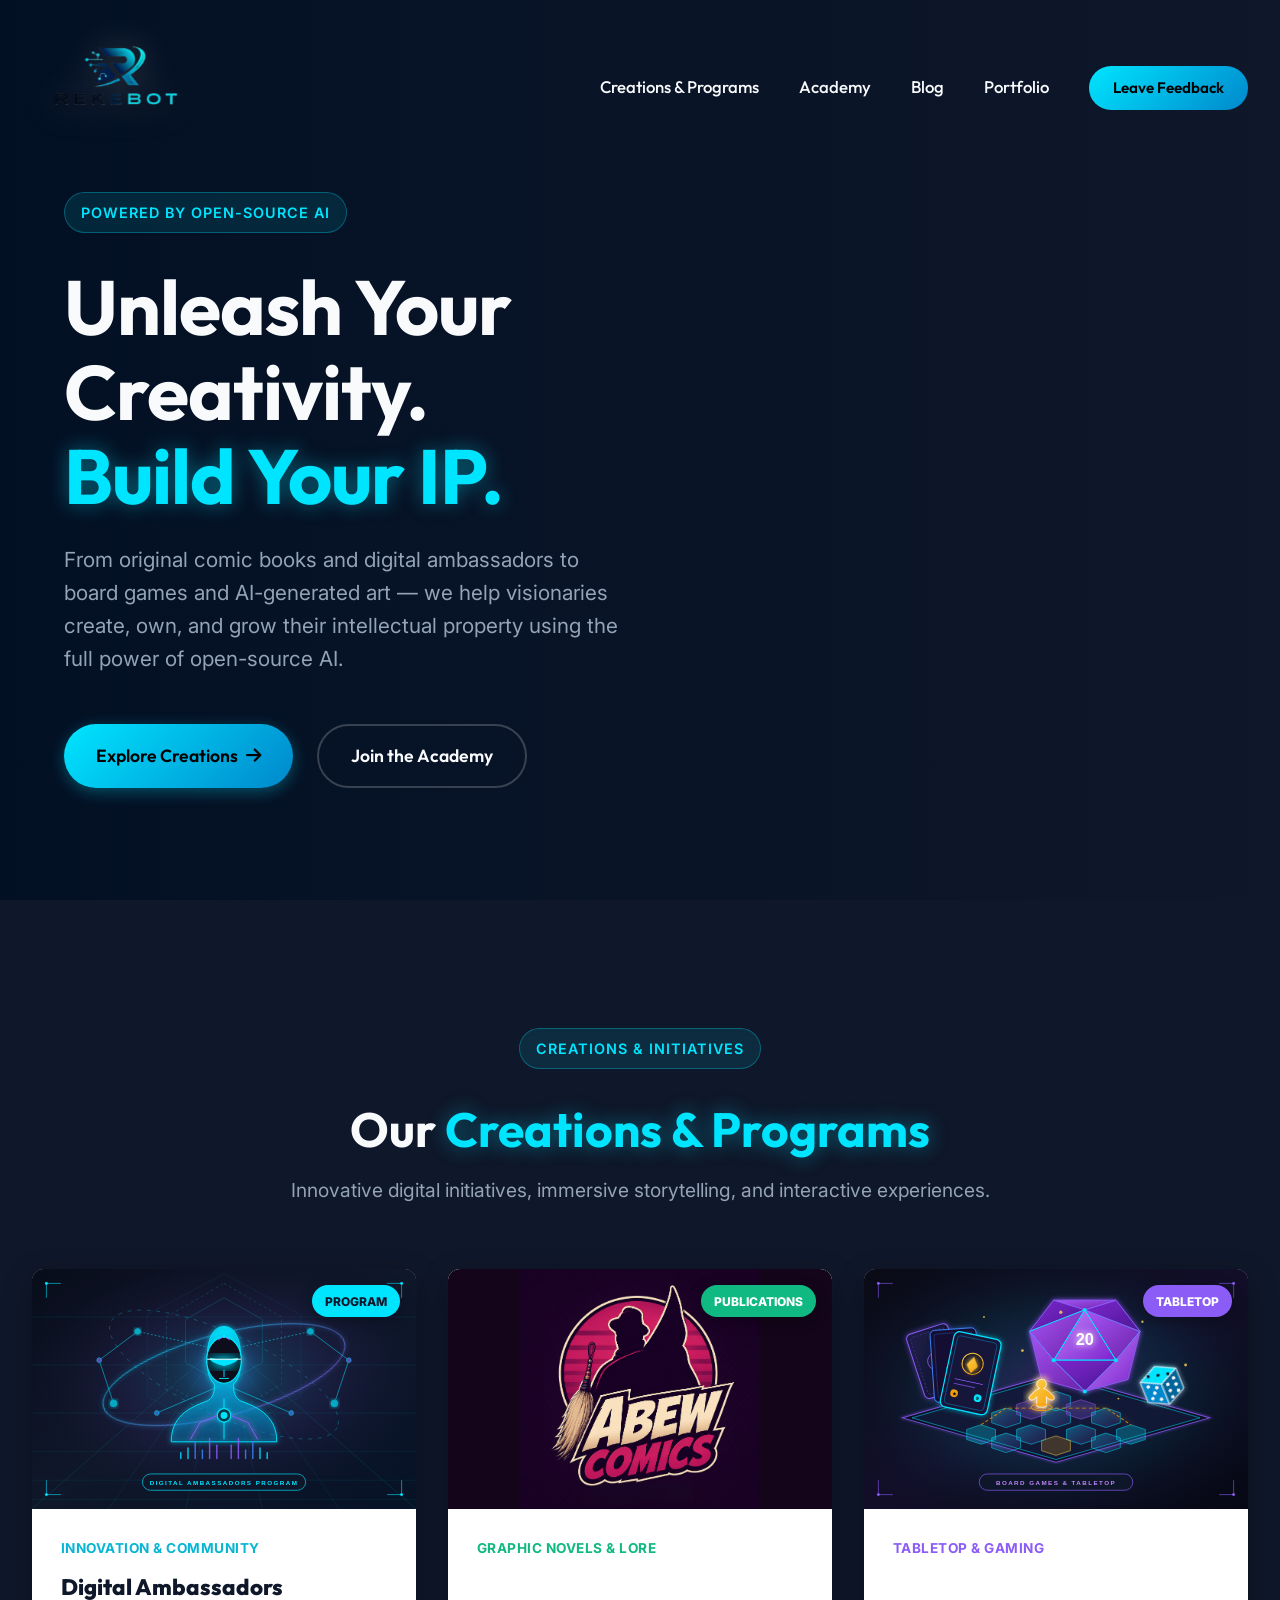
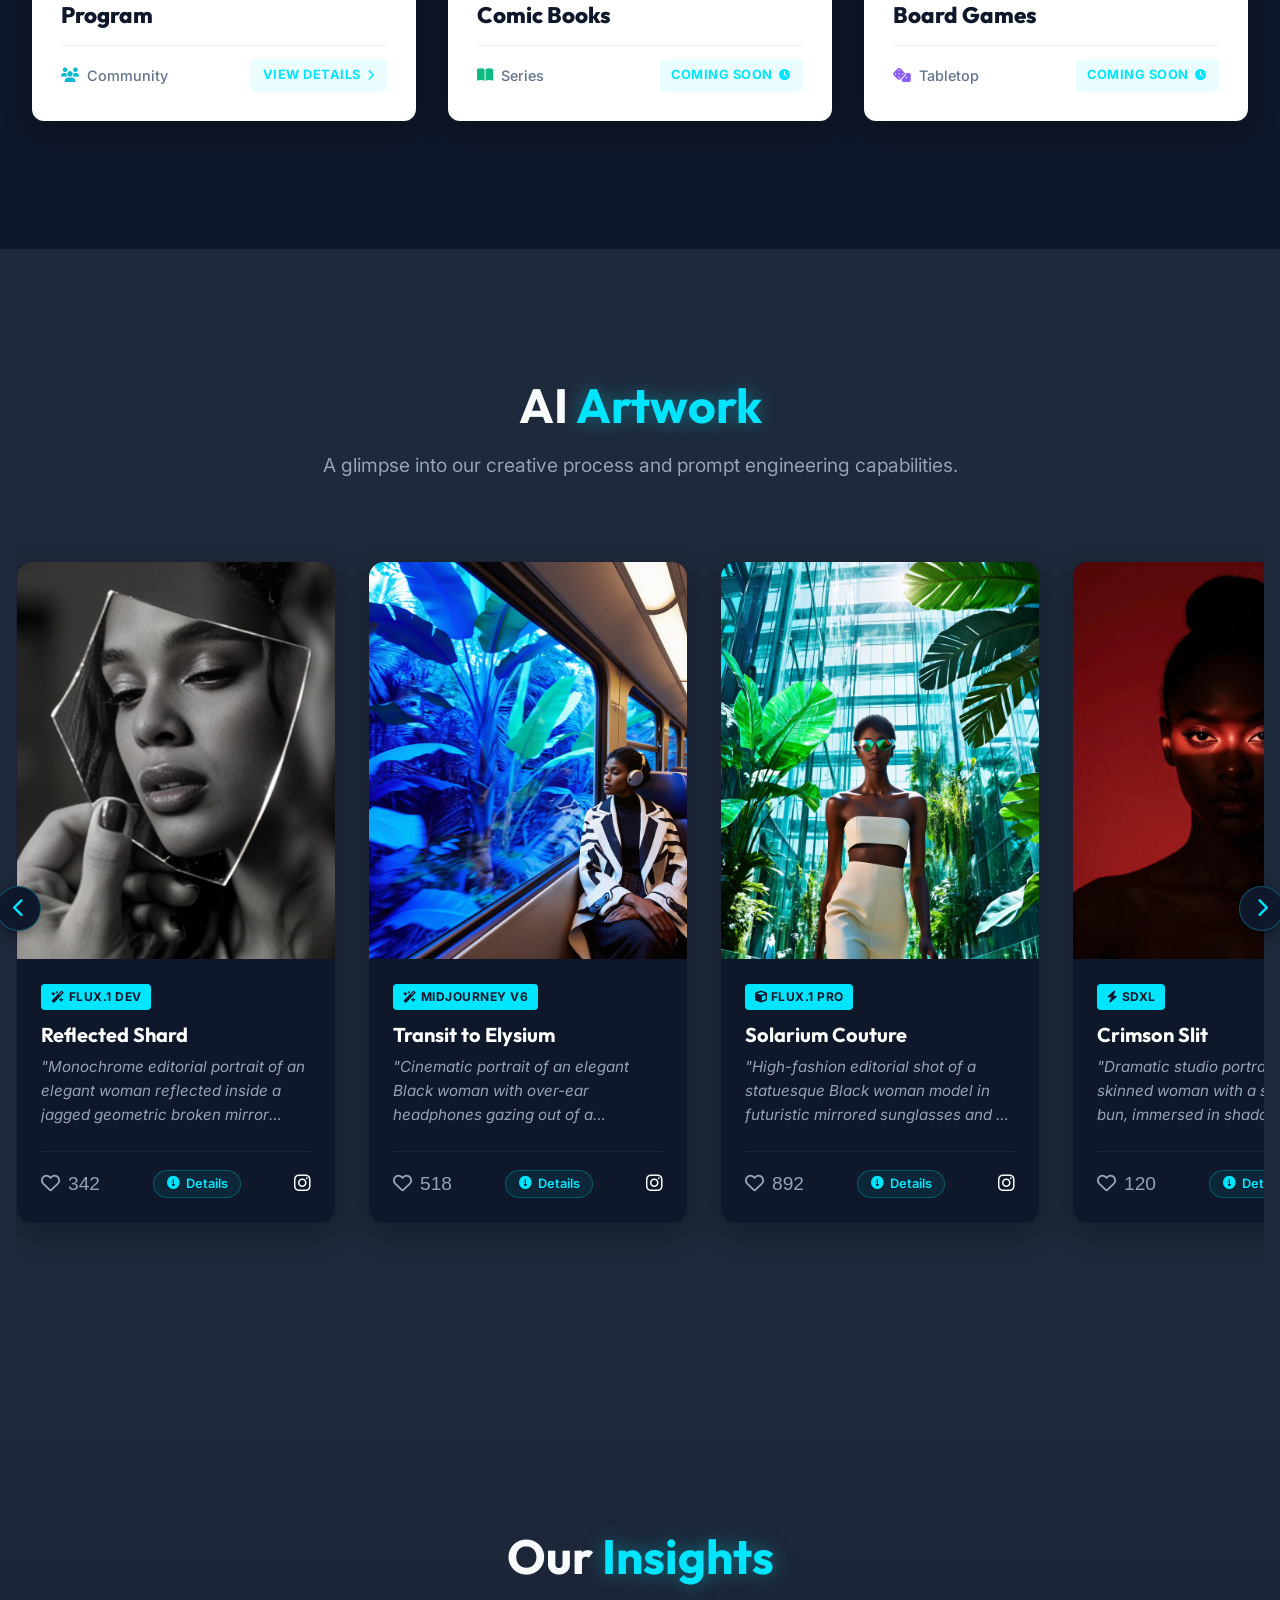
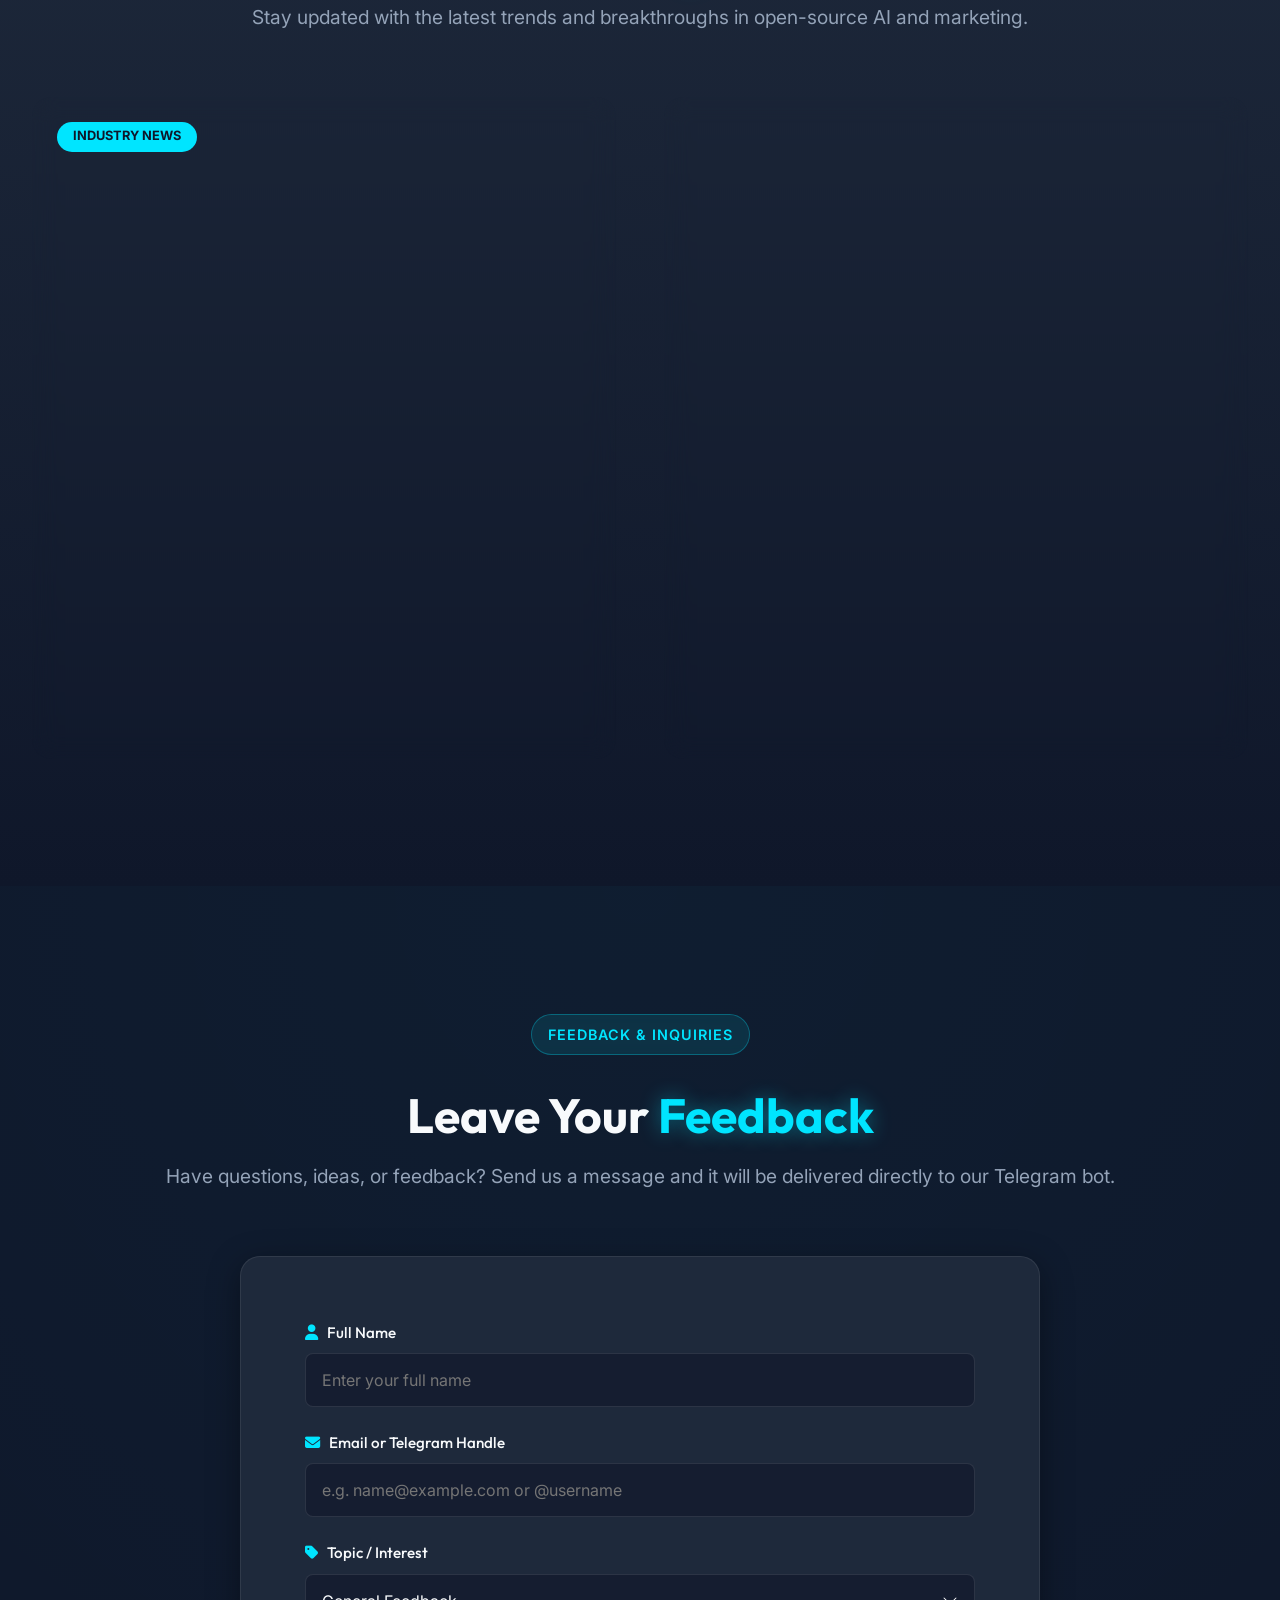
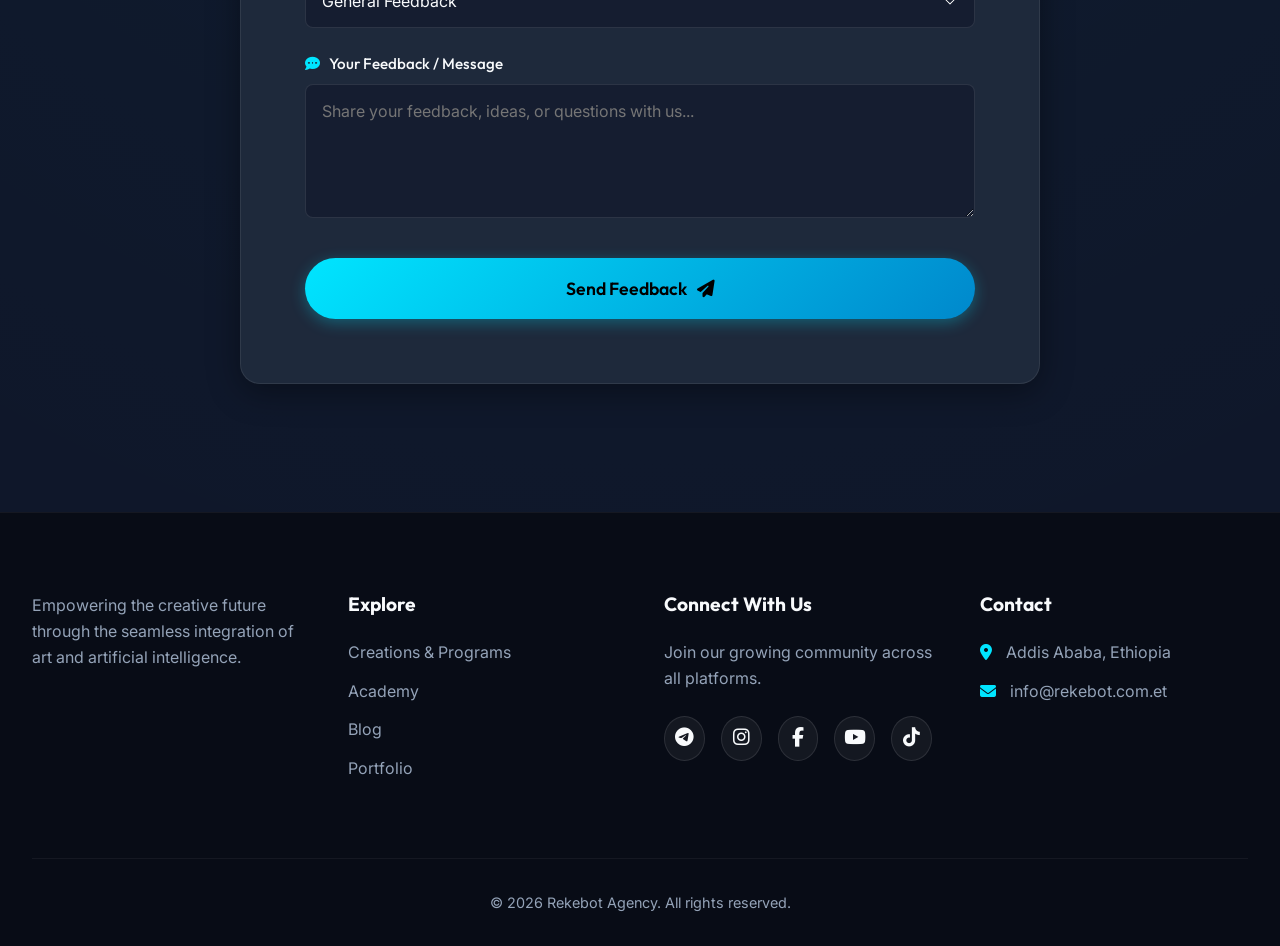
<file: index.html>
<!DOCTYPE html>
<html lang="en">

<head>
    <meta charset="UTF-8">
    <meta name="viewport" content="width=device-width, initial-scale=1.0">
    <title>Rekebot</title>
    <meta name="description"
        content="Rekebot is an AI-powered creative agency offering cutting-edge web development, graphics design, branding, and comprehensive AI tool training through our Academy.">
    <link
        href="https://fonts.googleapis.com/css2?family=Outfit:wght@300;400;600;800&family=Inter:wght@400;500;700&display=swap"
        rel="stylesheet">
    <link rel="stylesheet" href="https://cdnjs.cloudflare.com/ajax/libs/font-awesome/6.4.0/css/all.min.css">
    <link rel="stylesheet" href="style.css">
</head>

<body>

    <div id="serviceModal" class="service-modal">
        <div class="service-modal-content">
            <span class="close-modal">&times;</span>
            <div class="modal-header">
                <h2 id="modalTitle">Service Title</h2>
                <div class="service-category" id="modalCategory" style="margin-bottom: 0;">CATEGORY</div>
            </div>
            <div class="modal-body" id="modalBody">

            </div>
            <div class="modal-footer">
                <a href="#contact" class="btn-primary" onclick="closeServiceModal(); selectTopicFromModal()">Leave
                    Feedback / Inquire <i class="fas fa-arrow-right"></i></a>
            </div>
        </div>
    </div>

    <!-- Artwork Detail Modal -->
    <div id="artworkModal" class="service-modal">
        <div class="service-modal-content" style="max-width: 900px;">
            <span class="close-modal close-art-modal">&times;</span>
            <div class="modal-header">
                <h2 id="artModalTitle">Artwork Title</h2>
                <div class="service-category" id="artModalCategory">MODEL &amp; STYLE</div>
            </div>
            <div class="modal-body" id="artModalBody">
                <!-- Dynamically populated -->
            </div>
            <div class="modal-footer" id="artModalFooter">
                <!-- Action Buttons -->
            </div>
        </div>
    </div>

    <div class="video-container">
        <video autoplay muted loop playsinline class="bg-video">
            <source src="background.mp4" type="video/mp4">
            Your browser does not support HTML5 video.
        </video>
        <div class="video-overlay"></div>
    </div>


    <nav class="navbar">
        <div class="nav-container">
            <a href="#" class="logo">
                <img src="logo.png" alt="Rekebot Logo">
            </a>

            <div class="nav-links">
                <a href="#services" class="nav-link">Creations & Programs</a>
                <a href="academy.html" class="nav-link">Academy</a>
                <a href="blog.html" class="nav-link">Blog</a>
                <a href="#portfolio" class="nav-link">Portfolio</a>
                <a href="#contact" class="btn-primary-sm">Leave Feedback</a>
            </div>


            <div class="mobile-menu-btn">
                <i class="fas fa-bars"></i>
            </div>
        </div>
    </nav>


    <header class="hero">
        <div class="hero-content">
            <div class="badge">Powered By Open-Source AI</div>
            <h1 class="hero-title">Unleash Your Creativity.<br><span class="highlight">Build Your IP.</span></h1>
            <p class="hero-subtitle">
                From original comic books and digital ambassadors to board games and AI-generated art — we help visionaries
                create, own, and grow their intellectual property using the full power of open-source AI.
            </p>
            <div class="hero-actions">
                <a href="#services" class="btn-primary">Explore Creations <i class="fas fa-arrow-right"></i></a>
                <a href="academy.html" class="btn-secondary">Join the Academy</a>
            </div>
        </div>
    </header>


    <section id="services" class="services">
        <div class="container">
            <div class="section-header">
                <div class="badge">Creations & Initiatives</div>
                <h2>Our <span class="highlight">Creations & Programs</span></h2>
                <p>Innovative digital initiatives, immersive storytelling, and interactive experiences.</p>
            </div>

            <div class="service-grid">

                <!-- 1. Digital Ambassadors Program -->
                <article class="service-card cat-innov" onclick="openServiceModal('digital-ambassadors')">
                    <div class="service-img-container">
                        <img src="digital-ambassadors.svg" alt="Digital Ambassadors Program">
                        <div class="coming-soon-badge">Program</div>
                    </div>
                    <div class="service-body">
                        <div class="service-category">INNOVATION & COMMUNITY</div>
                        <div class="service-bottom">
                            <h3 class="service-title">Digital Ambassadors Program</h3>
                            <div class="service-meta-box">
                                <span class="service-date"><i class="fas fa-users"></i> Community</span>
                                <span class="card-quote-link">View Details <i class="fas fa-chevron-right"></i></span>
                            </div>
                        </div>
                    </div>
                    <div id="content-digital-ambassadors" style="display: none;">
                        <p>The <strong>Digital Ambassadors Program</strong> is our flagship initiative empowering youth,
                            digital creators, and visionary brands through AI-powered virtual representation and
                            next-generation storytelling. We train and deploy culturally grounded digital ambassadors
                            who represent communities and brands 24/7 across modern digital landscapes.</p>
                        <div class="modal-gallery">
                            <img src="digital-ambassadors.svg" alt="Digital Ambassadors Program Showcase">
                        </div>
                    </div>
                </article>

                <!-- 2. Comic Books -->
                <article class="service-card cat-illustration" onclick="openServiceModal('comic-books')">
                    <div class="service-img-container" style="background: #14051A;">
                        <img src="comics.png" alt="Abew Comics" style="object-fit: contain;">
                        <div class="coming-soon-badge" style="background: #10B981; color: #fff;">Publications</div>
                    </div>
                    <div class="service-body">
                        <div class="service-category">GRAPHIC NOVELS & LORE</div>
                        <div class="service-bottom">
                            <h3 class="service-title">Comic Books</h3>
                            <div class="service-meta-box">
                                <span class="service-date"><i class="fas fa-book-open"></i> Series</span>
                                <span class="card-quote-link">Coming Soon <i class="fas fa-clock"></i></span>
                            </div>
                        </div>
                    </div>
                    <div id="content-comic-books" style="display: none;">
                        <p>Original graphic novels and sci-fi comic series brought to life through the convergence of
                            evocative narratives and open-source generative art. With meticulous character consistency,
                            richly layered folklore, and cinematic panels, our comics deliver unforgettable visual sagas
                            in digital and collectible physical editions.</p>
                        <div class="modal-gallery">
                            <img src="comics.png" alt="Abew Comics Logo" style="background: #14051A; object-fit: contain;">
                        </div>
                    </div>
                </article>

                <!-- 3. Board Games -->
                <article class="service-card cat-video" onclick="openServiceModal('board-games')">
                    <div class="service-img-container">
                        <img src="board-games.svg" alt="Board Games">
                        <div class="coming-soon-badge" style="background: #8B5CF6; color: #fff;">Tabletop</div>
                    </div>
                    <div class="service-body">
                        <div class="service-category">TABLETOP & GAMING</div>
                        <div class="service-bottom">
                            <h3 class="service-title">Board Games</h3>
                            <div class="service-meta-box">
                                <span class="service-date"><i class="fas fa-dice"></i> Tabletop</span>
                                <span class="card-quote-link">Coming Soon <i class="fas fa-clock"></i></span>
                            </div>
                        </div>
                    </div>
                    <div id="content-board-games" style="display: none;">
                        <p>Immersive, highly replayable tabletop board games and card games that merge deep strategic
                            mechanics with stunning AI-crafted game assets. From bespoke cards and handcrafted game
                            boards to rich thematic lore, our games are built to bring friends and families together for
                            unforgettable game nights.</p>
                        <div class="modal-gallery">
                            <img src="board-games.svg" alt="Board Games Design Preview">
                        </div>
                    </div>
                </article>

            </div>
        </div>
    </section>


    <section id="portfolio" class="portfolio">
        <div class="container">
            <div class="section-header">
                <h2>AI <span class="highlight">Artwork</span></h2>
                <p>A glimpse into our creative process and prompt engineering capabilities.</p>
            </div>

            <div class="carousel-wrapper">
                <button class="carousel-btn prev" aria-label="Previous artwork"><i
                        class="fas fa-chevron-left"></i></button>

                <div class="artwork-carousel" id="artworkCarousel">

                    <!-- Art 1 -->
                    <div class="artwork-card">
                        <div class="artwork-image-container" onclick="openArtworkModal(1)" style="cursor: pointer;" title="Click to view details">
                            <img src="1.png" alt="Reflected Shard - Monochrome Fashion Portrait" class="artwork-img">
                        </div>
                        <div class="artwork-content">
                            <div class="ai-tag"><i class="fas fa-wand-magic-sparkles"></i> Flux.1 Dev</div>
                            <h3 class="artwork-title">Reflected Shard</h3>
                            <p class="artwork-prompt">"Monochrome editorial portrait of an elegant woman reflected inside a jagged geometric broken mirror shard held delicately in hand, dramatic chiaroscuro studio lighting, glossy lips, 35mm film grain, avant-garde beauty photography."</p>
                            <div class="artwork-actions">
                                <button class="btn-like" data-likes="342"><i class="far fa-heart"></i><span class="like-count">342</span></button>
                                <button class="btn-details-modal" onclick="openArtworkModal(1)"><i class="fas fa-info-circle"></i> Details</button>
                                <a href="https://instagram.com/rekebotai" class="btn-instagram" target="_blank" rel="noopener noreferrer" aria-label="Rekebot Instagram"><i class="fab fa-instagram"></i></a>
                            </div>
                        </div>
                    </div>

                    <!-- Art 2 -->
                    <div class="artwork-card">
                        <div class="artwork-image-container" onclick="openArtworkModal(2)" style="cursor: pointer;" title="Click to view details">
                            <img src="2.png" alt="Transit to Elysium - Futuristic Train Portrait" class="artwork-img">
                        </div>
                        <div class="artwork-content">
                            <div class="ai-tag"><i class="fas fa-wand-magic-sparkles"></i> Midjourney v6</div>
                            <h3 class="artwork-title">Transit to Elysium</h3>
                            <p class="artwork-prompt">"Cinematic portrait of an elegant Black woman with over-ear headphones gazing out of a passenger train window, speeding past an otherworldly bioluminescent blue tropical jungle with oversized banana leaves."</p>
                            <div class="artwork-actions">
                                <button class="btn-like" data-likes="518"><i class="far fa-heart"></i><span class="like-count">518</span></button>
                                <button class="btn-details-modal" onclick="openArtworkModal(2)"><i class="fas fa-info-circle"></i> Details</button>
                                <a href="https://instagram.com/rekebotai" class="btn-instagram" target="_blank" rel="noopener noreferrer" aria-label="Rekebot Instagram"><i class="fab fa-instagram"></i></a>
                            </div>
                        </div>
                    </div>

                    <!-- Art 3 -->
                    <div class="artwork-card">
                        <div class="artwork-image-container" onclick="openArtworkModal(3)" style="cursor: pointer;" title="Click to view details">
                            <img src="3.png" alt="Solarium Haute Couture - Editorial Fashion" class="artwork-img">
                        </div>
                        <div class="artwork-content">
                            <div class="ai-tag"><i class="fas fa-cube"></i> Flux.1 Pro</div>
                            <h3 class="artwork-title">Solarium Couture</h3>
                            <p class="artwork-prompt">"High-fashion editorial shot of a statuesque Black woman model in futuristic mirrored sunglasses and a sleek white two-piece outfit, walking through a soaring sunlit glass conservatory atrium with giant tropical palms."</p>
                            <div class="artwork-actions">
                                <button class="btn-like" data-likes="892"><i class="far fa-heart"></i><span class="like-count">892</span></button>
                                <button class="btn-details-modal" onclick="openArtworkModal(3)"><i class="fas fa-info-circle"></i> Details</button>
                                <a href="https://instagram.com/rekebotai" class="btn-instagram" target="_blank" rel="noopener noreferrer" aria-label="Rekebot Instagram"><i class="fab fa-instagram"></i></a>
                            </div>
                        </div>
                    </div>

                    <!-- Art 4 -->
                    <div class="artwork-card">
                        <div class="artwork-image-container" onclick="openArtworkModal(4)" style="cursor: pointer;" title="Click to view details">
                            <img src="4.png" alt="Crimson Slit - Studio Beauty Portrait" class="artwork-img">
                        </div>
                        <div class="artwork-content">
                            <div class="ai-tag"><i class="fas fa-bolt"></i> SDXL</div>
                            <h3 class="artwork-title">Crimson Slit</h3>
                            <p class="artwork-prompt">"Dramatic studio portrait of a dark-skinned woman with a sculpted high bun, immersed in shadows with a sharp horizontal slit of crimson light cutting across her eyes, deep red monochromatic background, intense gaze, chiaroscuro."</p>
                            <div class="artwork-actions">
                                <button class="btn-like" data-likes="120"><i class="far fa-heart"></i><span class="like-count">120</span></button>
                                <button class="btn-details-modal" onclick="openArtworkModal(4)"><i class="fas fa-info-circle"></i> Details</button>
                                <a href="https://instagram.com/rekebotai" class="btn-instagram" target="_blank" rel="noopener noreferrer" aria-label="Rekebot Instagram"><i class="fab fa-instagram"></i></a>
                            </div>
                        </div>
                    </div>

                    <!-- Art 5 -->
                    <div class="artwork-card">
                        <div class="artwork-image-container" onclick="openArtworkModal(5)" style="cursor: pointer;" title="Click to view details">
                            <img src="5.png" alt="Midnight Luminescence - Starlit Floral Field" class="artwork-img">
                        </div>
                        <div class="artwork-content">
                            <div class="ai-tag"><i class="fas fa-wand-magic-sparkles"></i> Flux.1 Dev</div>
                            <h3 class="artwork-title">Midnight Luminescence</h3>
                            <p class="artwork-prompt">"Dreamlike nocturnal fashion photograph of an elegant dark-skinned model in a black slip gown walking gracefully through an expansive field of glowing bioluminescent blue flowers beneath a starlit galaxy sky, soft ethereal atmosphere."</p>
                            <div class="artwork-actions">
                                <button class="btn-like" data-likes="404"><i class="far fa-heart"></i><span class="like-count">404</span></button>
                                <button class="btn-details-modal" onclick="openArtworkModal(5)"><i class="fas fa-info-circle"></i> Details</button>
                                <a href="https://instagram.com/rekebotai" class="btn-instagram" target="_blank" rel="noopener noreferrer" aria-label="Rekebot Instagram"><i class="fab fa-instagram"></i></a>
                            </div>
                        </div>
                    </div>

                    <!-- Art 6 -->
                    <div class="artwork-card">
                        <div class="artwork-image-container" onclick="openArtworkModal(6)" style="cursor: pointer;" title="Click to view details">
                            <img src="6.png" alt="Azure Grove & Sunbeam - Summer Editorial" class="artwork-img">
                        </div>
                        <div class="artwork-content">
                            <div class="ai-tag"><i class="fas fa-wand-magic-sparkles"></i> Midjourney v6</div>
                            <h3 class="artwork-title">Azure Grove</h3>
                            <p class="artwork-prompt">"Striking color-contrast fashion editorial of a Black woman in a flowing sun-yellow striped dress walking on a pale sand pathway flanked by a surreal grove of vibrant cerulean-blue trees and shrubs, bright natural daylight, vogue aesthetic."</p>
                            <div class="artwork-actions">
                                <button class="btn-like" data-likes="999"><i class="far fa-heart"></i><span class="like-count">999</span></button>
                                <button class="btn-details-modal" onclick="openArtworkModal(6)"><i class="fas fa-info-circle"></i> Details</button>
                                <a href="https://instagram.com/rekebotai" class="btn-instagram" target="_blank" rel="noopener noreferrer" aria-label="Rekebot Instagram"><i class="fab fa-instagram"></i></a>
                            </div>
                        </div>
                    </div>

                    <!-- Art 7 -->
                    <div class="artwork-card">
                        <div class="artwork-image-container" onclick="openArtworkModal(7)" style="cursor: pointer;" title="Click to view details">
                            <img src="7.png" alt="Beyond the Canvas - Heterochromia Painting" class="artwork-img">
                        </div>
                        <div class="artwork-content">
                            <div class="ai-tag"><i class="fas fa-paint-brush"></i> Qwen-Image Edit</div>
                            <h3 class="artwork-title">Beyond the Canvas</h3>
                            <p class="artwork-prompt">"Fine art mixed-media painting of a young Black woman with heterochromia eyes peering through a torn white textured canvas, hand gently holding the torn edge, delicate ink botanical sketches, expressive hyper-detailed realism."</p>
                            <div class="artwork-actions">
                                <button class="btn-like" data-likes="256"><i class="far fa-heart"></i><span class="like-count">256</span></button>
                                <button class="btn-details-modal" onclick="openArtworkModal(7)"><i class="fas fa-info-circle"></i> Details</button>
                                <a href="https://instagram.com/rekebotai" class="btn-instagram" target="_blank" rel="noopener noreferrer" aria-label="Rekebot Instagram"><i class="fab fa-instagram"></i></a>
                            </div>
                        </div>
                    </div>

                    <!-- Art 8 -->
                    <div class="artwork-card">
                        <div class="artwork-image-container" onclick="openArtworkModal(8)" style="cursor: pointer;" title="Click to view details">
                            <img src="8.png" alt="Blind Vision - Avant-Garde Editorial" class="artwork-img">
                        </div>
                        <div class="artwork-content">
                            <div class="ai-tag"><i class="fas fa-microchip"></i> SD 3</div>
                            <h3 class="artwork-title">Blind Vision</h3>
                            <p class="artwork-prompt">"Avant-garde monochrome fashion portrait of a model with blunt platinum white bangs, wearing a black ribbon blindfold with bold red 'EYES' typography across the eyes, dark berry lips, high-contrast minimalist studio aesthetic."</p>
                            <div class="artwork-actions">
                                <button class="btn-like" data-likes="645"><i class="far fa-heart"></i><span class="like-count">645</span></button>
                                <button class="btn-details-modal" onclick="openArtworkModal(8)"><i class="fas fa-info-circle"></i> Details</button>
                                <a href="https://instagram.com/rekebotai" class="btn-instagram" target="_blank" rel="noopener noreferrer" aria-label="Rekebot Instagram"><i class="fab fa-instagram"></i></a>
                            </div>
                        </div>
                    </div>

                    <!-- Art 9 -->
                    <div class="artwork-card">
                        <div class="artwork-image-container" onclick="openArtworkModal(9)" style="cursor: pointer;" title="Click to view details">
                            <img src="9.png" alt="Golden Blossom Moonlight - Afro-Surrealist Fantasy" class="artwork-img">
                        </div>
                        <div class="artwork-content">
                            <div class="ai-tag"><i class="fas fa-moon"></i> HunyuanDiT</div>
                            <h3 class="artwork-title">Moonlit Blossom</h3>
                            <p class="artwork-prompt">"Enchanted afro-surrealist fantasy portrait of an African woman with afro hair adorned with delicate gold flowers, wearing an embroidered golden gown, looking over her shoulder in a moonlit forest with glowing golden blossoms and fireflies."</p>
                            <div class="artwork-actions">
                                <button class="btn-like" data-likes="812"><i class="far fa-heart"></i><span class="like-count">812</span></button>
                                <button class="btn-details-modal" onclick="openArtworkModal(9)"><i class="fas fa-info-circle"></i> Details</button>
                                <a href="https://instagram.com/rekebotai" class="btn-instagram" target="_blank" rel="noopener noreferrer" aria-label="Rekebot Instagram"><i class="fab fa-instagram"></i></a>
                            </div>
                        </div>
                    </div>
                </div>

                <button class="carousel-btn next" aria-label="Next artwork"><i
                        class="fas fa-chevron-right"></i></button>
            </div>
        </div>
    </section>

    <!-- Blog Section -->
    <section id="blog" class="blog">
        <div class="container">
            <div class="section-header">
                <h2>Our <span class="highlight">Insights</span></h2>
                <p>Stay updated with the latest trends and breakthroughs in open-source AI and marketing.</p>
            </div>

            <div class="blog-grid">
                <article class="blog-card">
                    <div class="blog-image-container">
                        <div class="blog-category">Industry News</div>
                        <img src="blog-ai.png" alt="AI in Marketing" class="blog-img">
                    </div>
                    <div class="blog-content">
                        <div class="blog-meta">
                            <span><i class="far fa-calendar-alt"></i> Feb 2026</span>
                            <span><i class="far fa-clock"></i> 5 min read</span>
                        </div>
                        <h3 class="blog-title">AI Is Upending Marketing on Two Fronts</h3>
                        <p class="blog-excerpt">
                            Artificial intelligence is driving two overlapping shifts that are reshaping marketing:
                            conversational AI is displacing traditional search, moving us from SEO to Generative Engine
                            Optimization (GEO). Secondly, AI agents are beginning to act as buyers themselves. As
                            algorithms evaluate options and transact, marketing must adapt to a world in which the
                            customer may be a machine.
                        </p>
                        <a href="blog.html#marketing-two-fronts" class="blog-btn">Read Full Article <i
                                class="fas fa-arrow-right"></i></a>
                    </div>
                </article>

                <article class="blog-card">
                    <div class="blog-image-container">
                        <div class="blog-category">Technology</div>
                        <img src="blog-opensource.png" alt="Open Source AI Lock" class="blog-img">
                    </div>
                    <div class="blog-content">
                        <div class="blog-meta">
                            <span><i class="far fa-calendar-alt"></i> Mar 2026</span>
                            <span><i class="far fa-clock"></i> 5 min read</span>
                        </div>
                        <h3 class="blog-title">The Future of AI is Unapologetically Open-Source</h3>
                        <p class="blog-excerpt">
                            When we launched Rekebot, we made a conscious decision: we build, generate, and execute
                            using Open-Source Artificial Intelligence. It is not just about cost-efficiency; it is about
                            transparency, limitless innovation, and refusing to be trapped inside walled digital
                            corporate gardens. Read why embracing open-weights is key to true creative freedom.
                        </p>
                        <a href="blog.html#open-source-future" class="blog-btn">Read Full Article <i
                                class="fas fa-arrow-right"></i></a>
                    </div>
                </article>
            </div>
        </div>
    </section>

    <!-- Contact & Feedback Section -->
    <section id="contact" class="contact-section">
        <div class="container">
            <div class="section-header text-center" style="margin-bottom: 4rem;">
                <div class="badge">Feedback & Inquiries</div>
                <h2 class="section-title">Leave Your <span class="highlight">Feedback</span></h2>
                <p>Have questions, ideas, or feedback? Send us a message and it will be delivered directly to our
                    Telegram bot.</p>
            </div>

            <div class="contact-container">
                <form id="feedbackForm" class="contact-form">
                    <div class="form-group">
                        <label for="fullName"><i class="fas fa-user"
                                style="color: var(--color-accent); margin-right: 6px;"></i> Full Name</label>
                        <input type="text" id="fullName" name="fullName" placeholder="Enter your full name" required
                            autocomplete="name">
                    </div>

                    <div class="form-group">
                        <label for="contactInfo"><i class="fas fa-envelope"
                                style="color: var(--color-accent); margin-right: 6px;"></i> Email or Telegram
                            Handle</label>
                        <input type="text" id="contactInfo" name="contactInfo"
                            placeholder="e.g. name@example.com or @username" required autocomplete="email">
                    </div>

                    <div class="form-group">
                        <label for="topic"><i class="fas fa-tag"
                                style="color: var(--color-accent); margin-right: 6px;"></i> Topic / Interest</label>
                        <select id="topic" name="topic" required>
                            <option value="General Feedback" selected>General Feedback</option>
                            <option value="Digital Ambassadors Program">Digital Ambassadors Program</option>
                            <option value="Comic Books">Comic Books</option>
                            <option value="Board Games">Board Games</option>
                            <option value="Academy & Courses">Academy & Courses</option>
                            <option value="Partnership & Collaboration">Partnership & Collaboration</option>
                            <option value="Other">Other</option>
                        </select>
                    </div>

                    <div class="form-group">
                        <label for="message"><i class="fas fa-comment-dots"
                                style="color: var(--color-accent); margin-right: 6px;"></i> Your Feedback /
                            Message</label>
                        <textarea id="message" name="message" rows="5"
                            placeholder="Share your feedback, ideas, or questions with us..." required></textarea>
                    </div>

                    <button type="submit" class="btn-primary" id="submitFeedbackBtn">
                        <span>Send Feedback</span>
                        <i class="fas fa-paper-plane" style="margin-left: 10px;"></i>
                    </button>

                    <div id="formStatus" class="form-status"></div>
                </form>
            </div>
        </div>
    </section>

    <!-- Footer -->
    <footer class="footer">
        <div class="container">
            <div class="footer-grid">
                <div class="footer-brand">
                    <p>Empowering the creative future through the seamless integration of art and artificial
                        intelligence.</p>
                </div>

                <div class="footer-links">
                    <h4>Explore</h4>
                    <ul>
                        <li><a href="#services">Creations & Programs</a></li>
                        <li><a href="academy.html">Academy</a></li>
                        <li><a href="blog.html">Blog</a></li>
                        <li><a href="#portfolio">Portfolio</a></li>
                    </ul>
                </div>

                <div class="footer-social">
                    <h4>Connect With Us</h4>
                    <p>Join our growing community across all platforms.</p>
                    <div class="social-icons">
                        <a href="https://t.me/rekebotai" class="social-icon telegram" target="_blank"
                            rel="noopener noreferrer" aria-label="Telegram"><i class="fab fa-telegram-plane"></i></a>
                        <a href="https://instagram.com/rekebotai" class="social-icon instagram" target="_blank"
                            rel="noopener noreferrer" aria-label="Instagram"><i class="fab fa-instagram"></i></a>
                        <a href="https://facebook.com/rekebotai" class="social-icon facebook" target="_blank"
                            rel="noopener noreferrer" aria-label="Facebook"><i class="fab fa-facebook-f"></i></a>
                        <a href="https://youtube.com/@rekebotai" class="social-icon youtube" target="_blank"
                            rel="noopener noreferrer" aria-label="YouTube"><i class="fab fa-youtube"></i></a>
                        <a href="https://tiktok.com/@rekebotai" class="social-icon tiktok" target="_blank"
                            rel="noopener noreferrer" aria-label="TikTok"><i class="fab fa-tiktok"></i></a>
                    </div>
                </div>

                <div class="footer-contact">
                    <h4>Contact</h4>
                    <ul class="footer-contact-list" style="list-style: none;">
                        <li style="margin-bottom: 0.8rem; color: var(--color-text-muted);"><i
                                class="fas fa-map-marker-alt"
                                style="margin-right: 10px; color: var(--color-accent);"></i> Addis Ababa, Ethiopia</li>
                        <li style="margin-bottom: 0.8rem; color: var(--color-text-muted);"><i class="fas fa-envelope"
                                style="margin-right: 10px; color: var(--color-accent);"></i> <a
                                href="mailto:info@rekebot.com.et"
                                style="color: var(--color-text-muted);">info@rekebot.com.et</a></li>
                    </ul>
                </div>
            </div>

            <div class="footer-bottom">
                <p>&copy; 2026 Rekebot Agency. All rights reserved.</p>
            </div>
        </div>
    </footer>

    <script>
        // Mobile Menu Toggle
        const mobileMenuBtn = document.querySelector('.mobile-menu-btn');
        const navLinks = document.querySelector('.nav-links');

        mobileMenuBtn.addEventListener('click', () => {
            navLinks.classList.toggle('active');
            const icon = mobileMenuBtn.querySelector('i');
            if (navLinks.classList.contains('active')) {
                icon.classList.remove('fa-bars');
                icon.classList.add('fa-times');
            } else {
                icon.classList.remove('fa-times');
                icon.classList.add('fa-bars');
            }
        });

        // Simple sticky navbar effect
        window.addEventListener('scroll', () => {
            const navbar = document.querySelector('.navbar');
            if (window.scrollY > 50) {
                navbar.classList.add('scrolled');
            } else {
                navbar.classList.remove('scrolled');
            }
        });

        // Like Button Functionality
        const likeBtns = document.querySelectorAll('.btn-like');
        likeBtns.forEach(btn => {
            btn.addEventListener('click', function (e) {
                e.preventDefault();
                this.classList.toggle('liked');
                const heartIcon = this.querySelector('i');
                const likeCountSpan = this.querySelector('.like-count');
                let currentLikes = parseInt(this.getAttribute('data-likes'));

                if (this.classList.contains('liked')) {
                    heartIcon.classList.remove('far');
                    heartIcon.classList.add('fas');
                    currentLikes++;
                } else {
                    heartIcon.classList.remove('fas');
                    heartIcon.classList.add('far');
                    currentLikes--;
                }

                this.setAttribute('data-likes', currentLikes);
                likeCountSpan.textContent = currentLikes;
            });
        });

        // Service Modal Functionality
        const serviceModal = document.getElementById('serviceModal');
        const closeModalBtn = document.querySelector('.close-modal');
        let currentActiveService = '';

        window.openServiceModal = function (serviceId) {
            currentActiveService = serviceId;
            const card = document.querySelector(`[onclick="openServiceModal('${serviceId}')"]`);
            if (!card) return;
            const titleEl = card.querySelector('.service-title');
            const categoryEl = card.querySelector('.service-category');
            const contentEl = card.querySelector(`#content-${serviceId}`);

            const title = titleEl ? titleEl.innerText : 'Featured Creation';
            const category = categoryEl ? categoryEl.innerText : 'CREATION';
            const contentHTML = contentEl ? contentEl.innerHTML : '';

            document.getElementById('modalTitle').innerText = title;
            document.getElementById('modalCategory').innerText = category;

            // Extract the color class from the card and apply to modal
            const colorClass = Array.from(card.classList).find(c => c.startsWith('cat-'));
            document.getElementById('modalCategory').className = `service-category ${colorClass || ''}`;

            document.getElementById('modalBody').innerHTML = contentHTML;

            serviceModal.style.display = "block";
            document.body.style.overflow = "hidden"; // Prevent background scrolling
        };

        window.closeServiceModal = function () {
            serviceModal.style.display = "none";
            document.body.style.overflow = "auto";
        };

        if (closeModalBtn) {
            closeModalBtn.onclick = function () {
                closeServiceModal();
            }
        }

        window.addEventListener('click', function (event) {
            if (event.target == serviceModal) {
                closeServiceModal();
            }
        });

        // Carousel Functionality
        const carousel = document.getElementById('artworkCarousel');
        const prevBtn = document.querySelector('.carousel-btn.prev');
        const nextBtn = document.querySelector('.carousel-btn.next');
        const scrollStep = 350;

        if (nextBtn && prevBtn && carousel) {
            let autoPlay = setInterval(() => {
                if (carousel.scrollLeft + carousel.clientWidth >= carousel.scrollWidth - 10) {
                    carousel.scrollTo({ left: 0, behavior: 'smooth' });
                } else {
                    carousel.scrollBy({ left: scrollStep, behavior: 'smooth' });
                }
            }, 3000);

            nextBtn.addEventListener('click', () => {
                clearInterval(autoPlay);
                carousel.scrollBy({ left: scrollStep, behavior: 'smooth' });
            });

            prevBtn.addEventListener('click', () => {
                clearInterval(autoPlay);
                carousel.scrollBy({ left: -scrollStep, behavior: 'smooth' });
            });
        }

        // ==========================================
        // TELEGRAM BOT CONFIGURATION
        // ==========================================
        // Paste your Telegram Bot Token and Chat ID below:
        // 1. Get BOT_TOKEN from @BotFather on Telegram
        // 2. Get your numeric CHAT_ID from @userinfobot or your bot chat
        const TELEGRAM_CONFIG = {
            botToken: 'YOUR_BOT_TOKEN_HERE',
            chatId: 'YOUR_CHAT_ID_HERE'
        };

        const feedbackForm = document.getElementById('feedbackForm');
        const formStatus = document.getElementById('formStatus');
        const submitBtn = document.getElementById('submitFeedbackBtn');

        function escapeTelegramHtml(text) {
            if (!text) return '';
            return String(text)
                .replace(/&/g, '&amp;')
                .replace(/</g, '&lt;')
                .replace(/>/g, '&gt;');
        }

        if (feedbackForm) {
            feedbackForm.addEventListener('submit', function (e) {
                e.preventDefault();

                // Validate credentials
                if (!TELEGRAM_CONFIG.botToken || TELEGRAM_CONFIG.botToken === 'YOUR_BOT_TOKEN_HERE' ||
                    !TELEGRAM_CONFIG.chatId || TELEGRAM_CONFIG.chatId === 'YOUR_CHAT_ID_HERE') {
                    formStatus.className = 'form-status error';
                    formStatus.innerHTML = '⚠️ <strong>Configuration Needed:</strong> Please set your <code>botToken</code> and <code>chatId</code> in the script at the bottom of <code>index.html</code> to receive messages in Telegram.';
                    formStatus.style.display = 'block';
                    return;
                }

                // Show loading status & disable button
                formStatus.className = 'form-status';
                formStatus.innerText = 'Sending your feedback to Telegram...';
                formStatus.style.display = 'block';
                if (submitBtn) {
                    submitBtn.disabled = true;
                    submitBtn.innerHTML = '<span>Sending...</span> <i class="fas fa-spinner fa-spin" style="margin-left: 10px;"></i>';
                }

                const formData = new FormData(this);
                const fullName = formData.get('fullName') || 'Anonymous';
                const contactInfo = formData.get('contactInfo') || 'Not provided';
                const topic = formData.get('topic') || 'General Feedback';
                const message = formData.get('message') || '';

                // Construct Telegram message in HTML parse mode for reliable formatting
                const telegramMessage =
                    `📬 <b>New Feedback Received - Rekebot</b>\n\n` +
                    `👤 <b>Name:</b> ${escapeTelegramHtml(fullName)}\n` +
                    `📞 <b>Contact:</b> ${escapeTelegramHtml(contactInfo)}\n` +
                    `📌 <b>Topic:</b> ${escapeTelegramHtml(topic)}\n\n` +
                    `💬 <b>Message:</b>\n${escapeTelegramHtml(message)}\n\n` +
                    `⏰ <i>Submitted: ${new Date().toLocaleString()}</i>`;

                const url = `https://api.telegram.org/bot${TELEGRAM_CONFIG.botToken}/sendMessage`;

                fetch(url, {
                    method: 'POST',
                    headers: { 'Content-Type': 'application/json' },
                    body: JSON.stringify({
                        chat_id: TELEGRAM_CONFIG.chatId,
                        text: telegramMessage,
                        parse_mode: 'HTML'
                    })
                })
                    .then(async response => {
                        const result = await response.json();
                        if (response.ok && result.ok) {
                            formStatus.className = 'form-status success';
                            formStatus.innerHTML = '✅ <strong>Thank you!</strong> Your feedback has been sent directly to our Telegram bot.';
                            feedbackForm.reset();
                        } else {
                            const errorMsg = (result && result.description) ? result.description : 'Failed to send message';
                            throw new Error(errorMsg);
                        }
                    })
                    .catch(error => {
                        formStatus.className = 'form-status error';
                        formStatus.innerHTML = `❌ <strong>Error:</strong> ${escapeTelegramHtml(error.message)}.<br><small>Please verify your Telegram Bot Token & Chat ID.</small>`;
                    })
                    .finally(() => {
                        if (submitBtn) {
                            submitBtn.disabled = false;
                            submitBtn.innerHTML = '<span>Send Feedback</span> <i class="fas fa-paper-plane" style="margin-left: 10px;"></i>';
                        }
                    });
            });
        }

        // Topic selection helper for feedback form
        window.selectTopic = function (topicName) {
            const topicSelect = document.getElementById('topic');
            if (topicSelect) {
                let found = false;
                for (let i = 0; i < topicSelect.options.length; i++) {
                    if (topicSelect.options[i].value === topicName) {
                        topicSelect.selectedIndex = i;
                        found = true;
                        break;
                    }
                }
                if (!found) {
                    topicSelect.value = 'Other';
                }
            }

            // Gently highlight the contact form
            const formBox = document.querySelector('.contact-container');
            if (formBox) {
                formBox.style.borderColor = 'var(--color-accent)';
                formBox.style.boxShadow = '0 0 25px rgba(0, 229, 255, 0.3)';
                setTimeout(() => {
                    formBox.style.borderColor = 'rgba(255, 255, 255, 0.08)';
                    formBox.style.boxShadow = 'var(--glass-shadow)';
                }, 2000);
            }
        };

        window.selectTopicFromModal = function () {
            if (currentActiveService === 'digital-ambassadors') {
                selectTopic('Digital Ambassadors Program');
            } else if (currentActiveService === 'comic-books') {
                selectTopic('Comic Books');
            } else if (currentActiveService === 'board-games') {
                selectTopic('Board Games');
            }
        };
        // ── Artwork Modal ────────────────────────────────────────────────
        const artworkData = [
            null, // index 0 unused — cards are 1-indexed
            {
                title: "Reflected Shard", style: "Monochrome Editorial", year: "2026", src: "1.png",
                workflow: "txt2img", outputFormat: "PNG", resolution: "1024×1536",
                checkpoint: "Flux.1 Dev", checkpointVer: "v1.0",
                loras: [
                    { name: "Film Noir & Chiaroscuro", weight: "0.75", ver: "v2.3" },
                    { name: "Editorial Gloss", weight: "0.6", ver: "v1.1" }
                ],
                cfg: "3.5", steps: "28", seed: "2847361905",
                prompt: "Monochrome editorial portrait of an elegant woman reflected inside a jagged geometric broken mirror shard held delicately in hand, dramatic chiaroscuro studio lighting, glossy lips, 35mm film grain, avant-garde beauty photography.",
                negativePrompt: "color, oversaturated, blurry, low quality, bad anatomy, extra limbs, watermark, signature, ugly, jpeg artifacts."
            },
            {
                title: "Transit to Elysium", style: "Cinematic Portrait", year: "2026", src: "2.png",
                workflow: "txt2img", outputFormat: "JPEG", resolution: "1216×832",
                checkpoint: "Midjourney v6", checkpointVer: "v6.1",
                loras: [
                    { name: "Bioluminescent Nature", weight: "0.85", ver: "v3.0" }
                ],
                cfg: "5.0", steps: "50", seed: "7391048221",
                prompt: "Cinematic portrait of an elegant Black woman with over-ear headphones gazing out of a passenger train window, speeding past an otherworldly bioluminescent blue tropical jungle with oversized banana leaves.",
                negativePrompt: "blurry, low resolution, bad anatomy, deformed face, extra fingers, watermark, text, overexposed, dull colors."
            },
            {
                title: "Solarium Couture", style: "High Fashion Editorial", year: "2026", src: "3.png",
                workflow: "txt2img", outputFormat: "PNG", resolution: "1024×1792",
                checkpoint: "Flux.1 Pro", checkpointVer: "v1.0",
                loras: [
                    { name: "High Fashion Editorial", weight: "0.9", ver: "v4.2" },
                    { name: "Glass & Architecture", weight: "0.65", ver: "v2.0" }
                ],
                cfg: "4.0", steps: "35", seed: "5519274830",
                prompt: "High-fashion editorial shot of a statuesque Black woman model in futuristic mirrored sunglasses and a sleek white two-piece outfit, walking through a soaring sunlit glass conservatory atrium with giant tropical palms.",
                negativePrompt: "casual clothing, low quality, bad hands, deformed fingers, ugly face, underexposed, grainy, text, watermark."
            },
            {
                title: "Crimson Slit", style: "Dramatic Studio Portrait", year: "2026", src: "4.png",
                workflow: "txt2img", outputFormat: "PNG", resolution: "896×1152",
                checkpoint: "SDXL", checkpointVer: "v1.0 Base",
                loras: [
                    { name: "Cinematic Lighting FX", weight: "0.8", ver: "v2.1" },
                    { name: "Dark Studio Aesthetic", weight: "0.7", ver: "v1.5" }
                ],
                cfg: "7.0", steps: "40", seed: "3348812976",
                prompt: "Dramatic studio portrait of a dark-skinned woman with a sculpted high bun, immersed in shadows with a sharp horizontal slit of crimson light cutting across her eyes, deep red monochromatic background, intense gaze, chiaroscuro.",
                negativePrompt: "smiling, happy expression, bright background, colorful, low quality, bad anatomy, deformed, blurry, jpeg artifacts, watermark."
            },
            {
                title: "Midnight Luminescence", style: "Dreamlike Nocturnal Fashion", year: "2026", src: "5.png",
                workflow: "txt2img", outputFormat: "PNG", resolution: "1024×1536",
                checkpoint: "Flux.1 Dev", checkpointVer: "v1.0",
                loras: [
                    { name: "Bioluminescent Flora", weight: "0.85", ver: "v2.4" },
                    { name: "Nocturnal Dreamy Atmosphere", weight: "0.75", ver: "v1.8" }
                ],
                cfg: "3.5", steps: "30", seed: "9910234756",
                prompt: "Dreamlike nocturnal fashion photograph of an elegant dark-skinned model in a black slip gown walking gracefully through an expansive field of glowing bioluminescent blue flowers beneath a starlit galaxy sky, soft ethereal atmosphere.",
                negativePrompt: "daytime, harsh lighting, colorful outfit, bad anatomy, deformed, blurry, overexposed, text, watermark, ugly."
            },
            {
                title: "Azure Grove", style: "Color-Contrast Editorial", year: "2026", src: "6.png",
                workflow: "txt2img", outputFormat: "JPEG", resolution: "1216×832",
                checkpoint: "Midjourney v6", checkpointVer: "v6.1",
                loras: [
                    { name: "Vogue Editorial Style", weight: "0.9", ver: "v3.1" },
                    { name: "Surreal Nature", weight: "0.6", ver: "v2.2" }
                ],
                cfg: "5.0", steps: "50", seed: "1234567890",
                prompt: "Striking color-contrast fashion editorial of a Black woman in a flowing sun-yellow striped dress walking on a pale sand pathway flanked by a surreal grove of vibrant cerulean-blue trees and shrubs, bright natural daylight, vogue aesthetic.",
                negativePrompt: "dull colors, low quality, blurry, bad anatomy, extra limbs, deformed hands, watermark, text, overexposed."
            },
            {
                title: "Beyond the Canvas", style: "Fine Art Mixed-Media", year: "2026", src: "7.png",
                workflow: "img2img (edit)", outputFormat: "PNG", resolution: "1024×1024",
                checkpoint: "Qwen2.5-VL (Image Edit)", checkpointVer: "72B Instruct",
                loras: [
                    { name: "Botanical Ink Illustration", weight: "0.8", ver: "v1.6" }
                ],
                cfg: "6.5", steps: "45", seed: "4472819035",
                prompt: "Fine art mixed-media painting of a young Black woman with heterochromia eyes peering through a torn white textured canvas, hand gently holding the torn edge, delicate ink botanical sketches, expressive hyper-detailed realism.",
                negativePrompt: "photorealistic, 3D render, low quality, blurry, bad anatomy, extra hands, watermark, signature, jpeg artifacts."
            },
            {
                title: "Blind Vision", style: "Avant-Garde Fashion", year: "2026", src: "8.png",
                workflow: "txt2img", outputFormat: "PNG", resolution: "896×1152",
                checkpoint: "Stable Diffusion 3", checkpointVer: "SD3 Medium",
                loras: [
                    { name: "Aesthetic Quality Modifiers", weight: "0.8", ver: "v5.1" },
                    { name: "Avant-Garde Monochrome", weight: "0.7", ver: "v2.0" }
                ],
                cfg: "5.5", steps: "38", seed: "6629841073",
                prompt: "Avant-garde monochrome fashion portrait of a model with blunt platinum white bangs, wearing a black ribbon blindfold with bold red EYES typography across the eyes, dark berry lips, high-contrast minimalist studio aesthetic.",
                negativePrompt: "color, saturated, low quality, bad anatomy, deformed, blurry, extra fingers, watermark, text, overexposed, ugly."
            },
            {
                title: "Moonlit Blossom", style: "Afro-Surrealist Fantasy", year: "2026", src: "9.png",
                workflow: "txt2img", outputFormat: "PNG", resolution: "1024×1536",
                checkpoint: "HunyuanDiT", checkpointVer: "v1.2",
                loras: [
                    { name: "Afro-Fantasy Portraits", weight: "0.9", ver: "v3.0" },
                    { name: "Golden Hour Flora", weight: "0.65", ver: "v1.4" }
                ],
                cfg: "6.0", steps: "50", seed: "8837620194",
                prompt: "Enchanted afro-surrealist fantasy portrait of an African woman with afro hair adorned with delicate gold flowers, wearing an embroidered golden gown, looking over her shoulder in a moonlit forest with glowing golden blossoms and fireflies.",
                negativePrompt: "modern setting, urban, low quality, bad anatomy, deformed, extra limbs, blurry, watermark, text, overexposed, ugly."
            }
        ];

        function buildLoraHtml(loras) {
            if (!loras || !loras.length) return '';
            return loras.map(function(l) {
                return '<div class="lora-tag"><i class="fas fa-layer-group"></i> <strong>' + l.name + '</strong> <span class="lora-meta">' + l.ver + ' &nbsp;·&nbsp; weight: ' + l.weight + '</span></div>';
            }).join('');
        }

        window.openArtworkModal = function (id) {
            const art = artworkData[id];
            if (!art) return;

            const modal = document.getElementById('artworkModal');
            document.getElementById('artModalTitle').innerText = art.title;
            document.getElementById('artModalCategory').innerText = art.checkpoint + ' · ' + art.style;

            document.getElementById('artModalBody').innerHTML =
                '<div class="modal-gallery"><img src="' + art.src + '" alt="' + art.title + '" style="border-radius:12px; max-height:480px; object-fit:cover;"></div>' +

                // ── Generation Stats ──
                '<div class="artwork-meta-grid" style="margin-top:1.4rem;">' +
                    '<div class="artwork-meta-item"><div class="artwork-meta-label"><i class="fas fa-sliders-h"></i> CFG Scale</div><div class="artwork-meta-value">' + art.cfg + '</div></div>' +
                    '<div class="artwork-meta-item"><div class="artwork-meta-label"><i class="fas fa-shoe-prints"></i> Steps</div><div class="artwork-meta-value">' + art.steps + '</div></div>' +
                    '<div class="artwork-meta-item"><div class="artwork-meta-label"><i class="fas fa-seedling"></i> Seed</div><div class="artwork-meta-value gen-seed">' + art.seed + '</div></div>' +
                    '<div class="artwork-meta-item"><div class="artwork-meta-label"><i class="fas fa-expand-arrows-alt"></i> Resolution</div><div class="artwork-meta-value">' + art.resolution + '</div></div>' +
                    '<div class="artwork-meta-item"><div class="artwork-meta-label"><i class="fas fa-cogs"></i> Workflow</div><div class="artwork-meta-value">' + art.workflow + '</div></div>' +
                    '<div class="artwork-meta-item"><div class="artwork-meta-label"><i class="fas fa-file-image"></i> Format</div><div class="artwork-meta-value">' + art.outputFormat + '</div></div>' +
                '</div>' +

                // ── Checkpoint ──
                '<div class="gen-section">' +
                    '<div class="artwork-meta-label gen-section-label"><i class="fas fa-database"></i> Checkpoint</div>' +
                    '<div class="checkpoint-tag"><i class="fas fa-cube"></i> <strong>' + art.checkpoint + '</strong> <span class="lora-meta">' + art.checkpointVer + '</span></div>' +
                '</div>' +

                // ── LoRAs ──
                (art.loras && art.loras.length ? (
                '<div class="gen-section">' +
                    '<div class="artwork-meta-label gen-section-label"><i class="fas fa-layer-group"></i> LoRAs</div>' +
                    buildLoraHtml(art.loras) +
                '</div>') : '') +

                // ── Prompt ──
                '<div class="gen-section prompt-container">' +
                    '<div class="artwork-meta-label gen-section-label"><i class="fas fa-align-left"></i> Prompt</div>' +
                    '<p class="prompt-text">' + art.prompt + '</p>' +
                '</div>' +

                // ── Negative Prompt ──
                '<div class="gen-section">' +
                    '<div class="artwork-meta-label gen-section-label negative-label"><i class="fas fa-ban"></i> Negative Prompt</div>' +
                    '<p class="prompt-text negative-prompt">' + art.negativePrompt + '</p>' +
                '</div>';

            document.getElementById('artModalFooter').innerHTML =
                '<a href="https://instagram.com/rekebotai" target="_blank" rel="noopener noreferrer" class="btn-primary" style="font-size:0.9rem;padding:0.7rem 1.5rem;">' +
                '<i class="fab fa-instagram" style="margin-right:8px;"></i>View on Instagram</a>';

            modal.style.display = 'block';
            document.body.style.overflow = 'hidden';
        };

        // Close artwork modal
        const artworkModal = document.getElementById('artworkModal');
        const closeArtModalBtn = document.querySelector('.close-art-modal');
        if (closeArtModalBtn) {
            closeArtModalBtn.onclick = function () {
                artworkModal.style.display = 'none';
                document.body.style.overflow = 'auto';
            };
        }
        window.addEventListener('click', function (event) {
            if (event.target === artworkModal) {
                artworkModal.style.display = 'none';
                document.body.style.overflow = 'auto';
            }
        });

    </script>
</body>

</html>
</file>
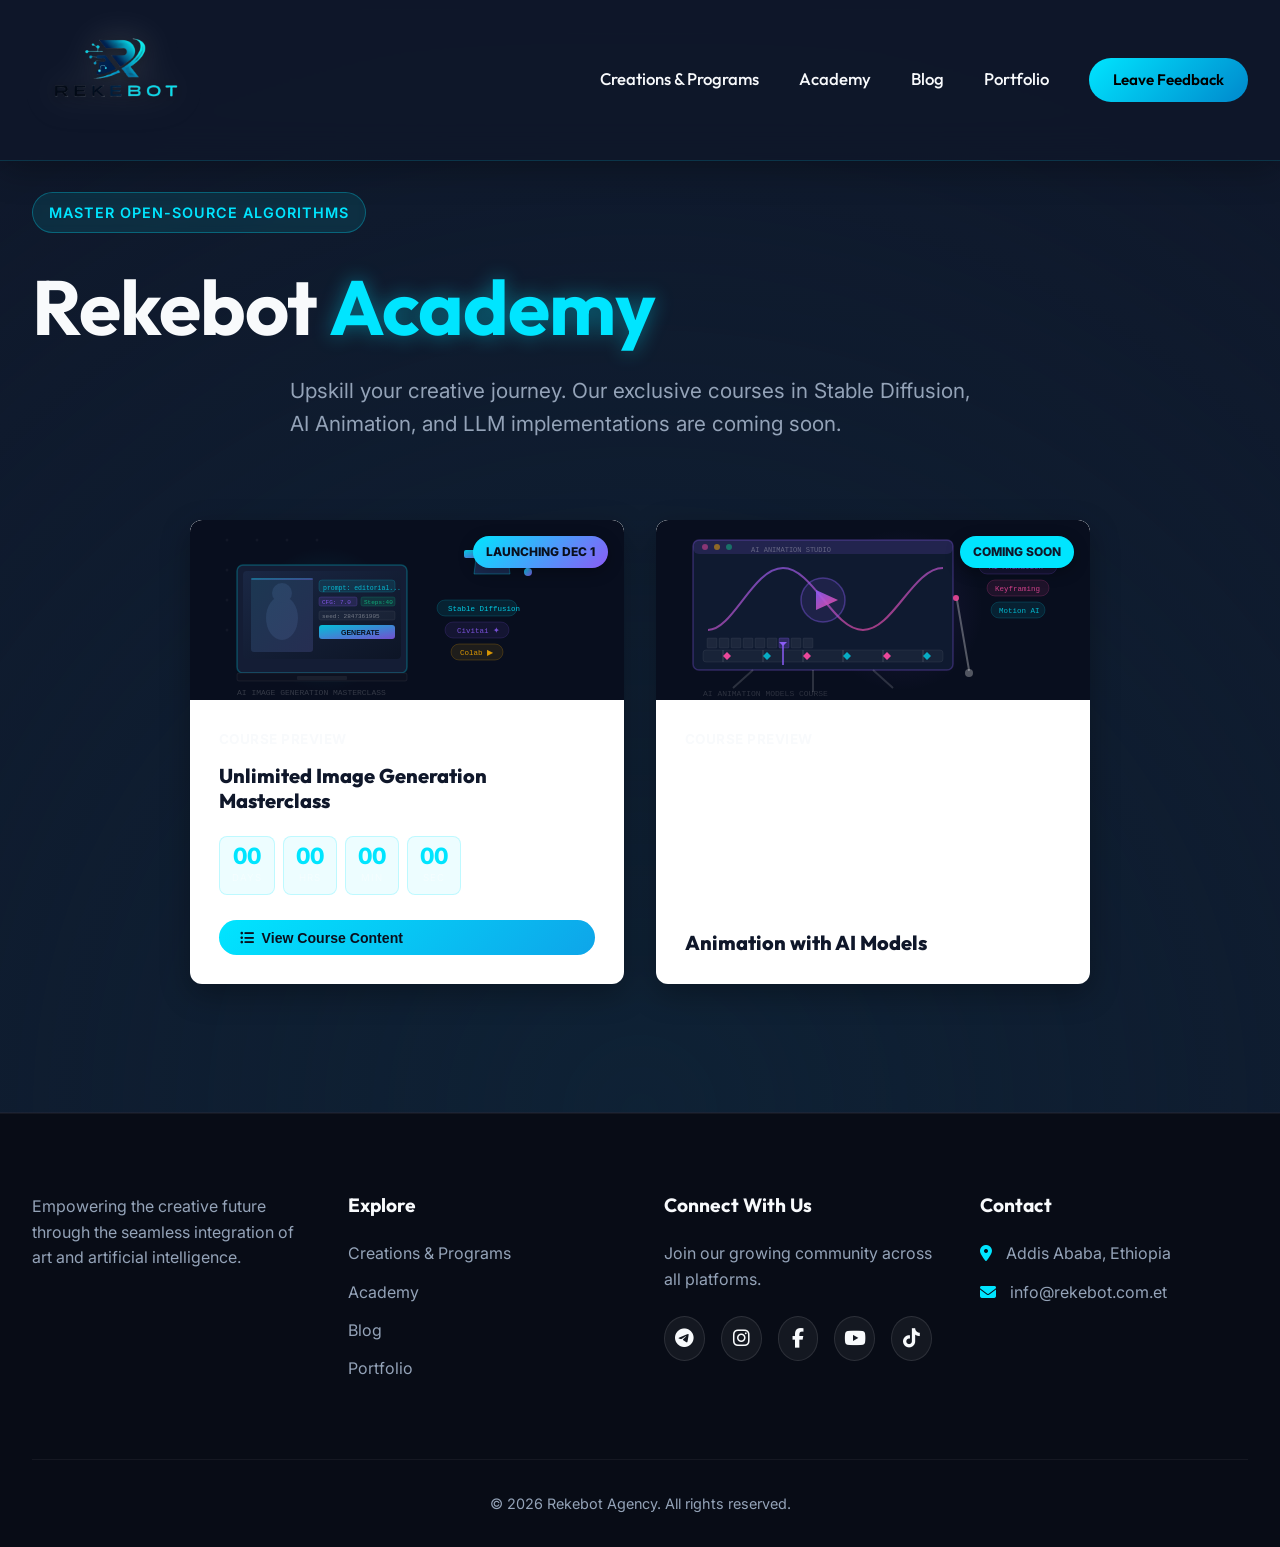
<file: academy.html>
<!DOCTYPE html>
<html lang="en">

<head>
    <meta charset="UTF-8">
    <meta name="viewport" content="width=device-width, initial-scale=1.0">
    <title>Academy | Rekebot - AI-Powered Creative Agency</title>
    <meta name="description"
        content="Learn the latest open-source AI tools with our exclusive courses. Coming soon.">
    <link
        href="https://fonts.googleapis.com/css2?family=Outfit:wght@300;400;600;800&family=Inter:wght@400;500;700&display=swap"
        rel="stylesheet">
    <link rel="stylesheet" href="https://cdnjs.cloudflare.com/ajax/libs/font-awesome/6.4.0/css/all.min.css">
    <link rel="stylesheet" href="style.css">
    <style>
        /* ── Academy page ───────────────────────────────────────────── */
        .academy-svg-wrap {
            height: 180px;
            display: flex;
            align-items: center;
            justify-content: center;
            background: #080E1E;
            border-radius: 12px 12px 0 0;
            overflow: hidden;
            position: relative;
        }
        .academy-svg-wrap svg { width: 100%; height: 100%; display: block; }

        /* countdown */
        .countdown-row {
            display: flex;
            gap: 0.5rem;
            justify-content: flex-start;
            margin: 0.9rem 0 1.1rem;
        }
        .countdown-block {
            display: flex;
            flex-direction: column;
            align-items: center;
            background: rgba(0,229,255,0.07);
            border: 1px solid rgba(0,229,255,0.2);
            border-radius: 8px;
            padding: 0.5rem 0.75rem;
            min-width: 54px;
        }
        .countdown-num {
            font-size: 1.4rem;
            font-weight: 800;
            color: #00E5FF;
            line-height: 1;
            font-variant-numeric: tabular-nums;
        }
        .countdown-label {
            font-size: 0.6rem;
            text-transform: uppercase;
            letter-spacing: 0.1em;
            color: rgba(255,255,255,0.4);
            margin-top: 3px;
        }
        .btn-view-course {
            display: inline-flex;
            align-items: center;
            gap: 8px;
            background: linear-gradient(135deg, #00E5FF 0%, #0EA5E9 100%);
            color: #0A0F1D;
            font-weight: 700;
            font-size: 0.88rem;
            padding: 0.6rem 1.3rem;
            border-radius: 50px;
            border: none;
            cursor: pointer;
            transition: opacity 0.2s, transform 0.2s;
        }
        .btn-view-course:hover { opacity: 0.85; transform: translateY(-2px); }

        /* course modal */
        #courseModal {
            display: none;
            position: fixed;
            inset: 0;
            background: rgba(0,0,0,0.78);
            z-index: 9999;
            overflow-y: auto;
            padding: 2rem 1rem;
        }
        .course-modal-box {
            background: #0D1526;
            border: 1px solid rgba(0,229,255,0.15);
            border-radius: 16px;
            max-width: 760px;
            margin: 0 auto;
            padding: 2.5rem;
            position: relative;
        }
        .close-course-modal {
            position: absolute;
            top: 1.2rem; right: 1.5rem;
            font-size: 1.6rem;
            cursor: pointer;
            color: rgba(255,255,255,0.35);
            line-height: 1;
            transition: color 0.2s;
            background: none;
            border: none;
        }
        .close-course-modal:hover { color: #fff; }
        .course-badge {
            display: inline-block;
            background: rgba(0,229,255,0.1);
            border: 1px solid rgba(0,229,255,0.3);
            color: #00E5FF;
            font-size: 0.72rem;
            font-weight: 700;
            letter-spacing: 0.08em;
            text-transform: uppercase;
            padding: 0.3rem 0.8rem;
            border-radius: 50px;
            margin-bottom: 1rem;
        }
        .course-modal-box h2 {
            font-size: 1.5rem;
            font-weight: 800;
            color: #fff;
            margin-bottom: 0.5rem;
        }
        .course-desc {
            color: rgba(255,255,255,0.58);
            font-size: 0.93rem;
            line-height: 1.65;
            margin-bottom: 1.6rem;
            border-bottom: 1px solid rgba(255,255,255,0.07);
            padding-bottom: 1.4rem;
        }
        .course-module-title {
            font-size: 0.7rem;
            font-weight: 700;
            letter-spacing: 0.1em;
            text-transform: uppercase;
            color: rgba(255,255,255,0.33);
            margin-bottom: 0.8rem;
            margin-top: 1.4rem;
        }
        .course-module {
            display: flex;
            align-items: flex-start;
            gap: 1rem;
            padding: 0.9rem 1rem;
            border-radius: 10px;
            background: rgba(255,255,255,0.03);
            border: 1px solid rgba(255,255,255,0.06);
            margin-bottom: 0.6rem;
        }
        .module-icon {
            width: 36px; height: 36px;
            border-radius: 8px;
            display: flex; align-items: center; justify-content: center;
            font-size: 1rem;
            flex-shrink: 0;
        }
        .module-icon.cyan   { background: rgba(0,229,255,0.12);   color: #00E5FF; }
        .module-icon.purple { background: rgba(139,92,246,0.12);  color: #A78BFA; }
        .module-icon.green  { background: rgba(16,185,129,0.12);  color: #34D399; }
        .module-icon.orange { background: rgba(251,146,60,0.12);  color: #FB923C; }
        .module-info h4 { font-size: 0.95rem; font-weight: 700; color: #fff; margin-bottom: 0.2rem; }
        .module-info p  { font-size: 0.82rem; color: rgba(255,255,255,0.5); line-height: 1.5; margin: 0; }
        .optional-tag {
            display: inline-block;
            font-size: 0.63rem;
            font-weight: 700;
            letter-spacing: 0.06em;
            text-transform: uppercase;
            background: rgba(251,146,60,0.12);
            border: 1px solid rgba(251,146,60,0.3);
            color: #FB923C;
            padding: 0.14rem 0.5rem;
            border-radius: 50px;
            margin-left: 6px;
            vertical-align: middle;
        }
        .course-footer-note {
            margin-top: 1.8rem;
            padding: 1rem 1.2rem;
            background: rgba(16,185,129,0.07);
            border: 1px solid rgba(16,185,129,0.2);
            border-radius: 10px;
            font-size: 0.85rem;
            color: rgba(255,255,255,0.65);
        }
        .course-footer-note i { color: #34D399; margin-right: 6px; }
    </style>
</head>

<body>

    <!-- Course Content Modal -->
    <div id="courseModal">
        <div class="course-modal-box">
            <button class="close-course-modal" onclick="document.getElementById('courseModal').style.display='none'">&times;</button>
            <div class="course-badge"><i class="fas fa-graduation-cap" style="margin-right:5px;"></i>Course Curriculum</div>
            <h2>Unlimited Image Generation Masterclass</h2>
            <p class="course-desc">A hands-on, project-based course covering the full pipeline — from your first image on Google Colab to publishing on Civitai and beyond. No GPU required. Learn at your own pace, build a creative portfolio, and unlock optional publishing workshops.</p>

            <!-- Core Modules -->
            <div class="course-module-title">Core Modules</div>

            <div class="course-module">
                <div class="module-icon cyan"><i class="fas fa-cloud"></i></div>
                <div class="module-info">
                    <h4>Module 1 — Google Colab Setup &amp; Runtime</h4>
                    <p>Navigate Colab notebooks, manage GPU runtimes, install dependencies, and mount Google Drive for persistent storage. Zero local hardware needed.</p>
                </div>
            </div>

            <div class="course-module">
                <div class="module-icon cyan"><i class="fas fa-paint-brush"></i></div>
                <div class="module-info">
                    <h4>Module 2 — Stable Diffusion Fundamentals</h4>
                    <p>txt2img &amp; img2img workflows, samplers, schedulers, and understanding how diffusion models generate imagery step by step.</p>
                </div>
            </div>

            <div class="course-module">
                <div class="module-icon purple"><i class="fas fa-sliders-h"></i></div>
                <div class="module-info">
                    <h4>Module 3 — Prompt Engineering &amp; Parameters</h4>
                    <p>Mastering CFG scale, steps, seeds, negative prompts, aspect ratios, and advanced prompt syntax including attention weights and BREAK tokens.</p>
                </div>
            </div>

            <div class="course-module">
                <div class="module-icon purple"><i class="fas fa-layer-group"></i></div>
                <div class="module-info">
                    <h4>Module 4 — LoRAs, Checkpoints &amp; ControlNet</h4>
                    <p>Find, download, and apply LoRAs and fine-tuned checkpoints from Civitai. Use ControlNet (Canny, Depth, OpenPose) for precision-guided generation.</p>
                </div>
            </div>

            <div class="course-module">
                <div class="module-icon green"><i class="fas fa-globe"></i></div>
                <div class="module-info">
                    <h4>Module 5 — Civitai Platform Mastery</h4>
                    <p>Browse models, understand version metadata, read community reviews, generate directly in the Civitai Generator, and build a creator profile to showcase your work.</p>
                </div>
            </div>

            <div class="course-module">
                <div class="module-icon green"><i class="fas fa-th-large"></i></div>
                <div class="module-info">
                    <h4>Module 6 — Building a Consistent Creative Style</h4>
                    <p>Develop a recognisable visual identity across a series of images using style LoRAs, seed locking, and controlled prompt variation.</p>
                </div>
            </div>

            <!-- Optional Workshop -->
            <div class="course-module-title" style="margin-top:1.8rem;">Optional Workshop <span class="optional-tag">Add-on</span></div>

            <div class="course-module">
                <div class="module-icon orange"><i class="fas fa-book-open"></i></div>
                <div class="module-info">
                    <h4>Workshop — Comic Book Writing, Publishing &amp; Selling <span class="optional-tag">Optional</span></h4>
                    <p>Structure a compelling story arc and design consistent AI-generated characters panel by panel. Write dialogue, lay out full comic pages, then publish and sell your issues on <strong style="color:#FB923C;">SafariComix</strong> — set up your storefront, prepare print-ready files, price your issues, and run a launch campaign across East African comic book distribution channels.</p>
                </div>
            </div>

            <div class="course-footer-note">
                <i class="fas fa-calendar-check"></i>
                <strong>Launching December 1, 2026.</strong> Early interest? Follow <a href="https://t.me/rekebotai" target="_blank" rel="noopener noreferrer" style="color:#34D399;">@rekebotai</a> on Telegram for updates and early-access invites.
            </div>
        </div>
    </div>

    <!-- Navbar -->
    <nav class="navbar scrolled inner-nav">
        <div class="nav-container">
            <a href="index.html" class="logo">
                <img src="logo.png" alt="Rekebot Logo">
            </a>
            <div class="nav-links">
                <a href="index.html#services" class="nav-link">Creations &amp; Programs</a>
                <a href="academy.html" class="nav-link">Academy</a>
                <a href="blog.html" class="nav-link">Blog</a>
                <a href="index.html#portfolio" class="nav-link">Portfolio</a>
                <a href="index.html#contact" class="btn-primary-sm">Leave Feedback</a>
            </div>
            <div class="mobile-menu-btn">
                <i class="fas fa-bars"></i>
            </div>
        </div>
    </nav>

    <!-- Academy Header -->
    <header class="blog-header" style="padding-bottom: 8rem;">
        <div class="container text-center">
            <div class="badge">Master open-source algorithms</div>
            <h1 class="hero-title">Rekebot <span class="highlight">Academy</span></h1>
            <p class="hero-subtitle" style="margin: 0 auto 3rem auto;">Upskill your creative journey. Our exclusive courses in Stable Diffusion, AI Animation, and LLM implementations are coming soon.</p>

            <div style="margin-top: 5rem;">
                <div class="service-grid" style="max-width: 900px; margin: 0 auto; text-align: left;">

                    <!-- Course 1: Unlimited Image Generation Masterclass -->
                    <article class="service-card coming-soon-card">
                        <div class="academy-svg-wrap">
                            <!--
                                SVG: Classroom / education theme for image generation course
                                Shows a laptop with generated image, floating UI chips (prompt, cfg, seed),
                                a graduation cap, and a subtle grid background
                            -->
                            <svg viewBox="0 0 400 180" xmlns="http://www.w3.org/2000/svg">
                                <defs>
                                    <linearGradient id="g1" x1="0%" y1="0%" x2="100%" y2="100%">
                                        <stop offset="0%" stop-color="#00E5FF" stop-opacity="0.9"/>
                                        <stop offset="100%" stop-color="#8B5CF6" stop-opacity="0.9"/>
                                    </linearGradient>
                                    <linearGradient id="screen" x1="0%" y1="0%" x2="100%" y2="100%">
                                        <stop offset="0%" stop-color="#1a2744"/>
                                        <stop offset="100%" stop-color="#0d1526"/>
                                    </linearGradient>
                                    <radialGradient id="glow1" cx="38%" cy="55%" r="40%">
                                        <stop offset="0%" stop-color="#00E5FF" stop-opacity="0.12"/>
                                        <stop offset="100%" stop-color="#00E5FF" stop-opacity="0"/>
                                    </radialGradient>
                                </defs>

                                <!-- Background -->
                                <rect width="400" height="180" fill="#080E1E"/>
                                <circle cx="140" cy="90" r="90" fill="url(#glow1)"/>

                                <!-- Subtle dot grid -->
                                <g fill="rgba(255,255,255,0.04)">
                                    <circle cx="20" cy="20" r="1.5"/><circle cx="50" cy="20" r="1.5"/><circle cx="80" cy="20" r="1.5"/><circle cx="110" cy="20" r="1.5"/>
                                    <circle cx="20" cy="50" r="1.5"/><circle cx="50" cy="50" r="1.5"/><circle cx="80" cy="50" r="1.5"/><circle cx="110" cy="50" r="1.5"/>
                                    <circle cx="20" cy="80" r="1.5"/><circle cx="50" cy="80" r="1.5"/><circle cx="80" cy="80" r="1.5"/>
                                    <circle cx="20" cy="110" r="1.5"/><circle cx="50" cy="110" r="1.5"/><circle cx="80" cy="110" r="1.5"/>
                                </g>

                                <!-- Laptop body -->
                                <rect x="30" y="45" width="170" height="108" rx="6" fill="#141D35" stroke="rgba(0,229,255,0.25)" stroke-width="1.5"/>
                                <!-- Screen bezel -->
                                <rect x="36" y="51" width="158" height="88" rx="4" fill="url(#screen)"/>

                                <!-- Generated image on screen (portrait thumbnail) -->
                                <rect x="44" y="58" width="62" height="74" rx="3" fill="#1E2A45"/>
                                <!-- Silhouette inside thumbnail -->
                                <ellipse cx="75" cy="98" rx="16" ry="22" fill="#2a3a5a"/>
                                <circle cx="75" cy="73" r="10" fill="#2a3a5a"/>
                                <!-- Gradient shimmer on thumbnail -->
                                <rect x="44" y="58" width="62" height="74" rx="3" fill="url(#g1)" opacity="0.08"/>
                                <rect x="44" y="58" width="62" height="2" rx="1" fill="url(#g1)" opacity="0.4"/>

                                <!-- Prompt bar on screen -->
                                <rect x="112" y="60" width="76" height="12" rx="3" fill="rgba(0,229,255,0.1)" stroke="rgba(0,229,255,0.2)" stroke-width="0.8"/>
                                <text x="116" y="69.5" font-size="6.5" fill="rgba(0,229,255,0.75)" font-family="monospace">prompt: editorial...</text>

                                <!-- Parameter rows on screen -->
                                <rect x="112" y="77" width="38" height="9" rx="2" fill="rgba(139,92,246,0.15)" stroke="rgba(139,92,246,0.25)" stroke-width="0.8"/>
                                <text x="115" y="84" font-size="6" fill="rgba(139,92,246,0.9)" font-family="monospace">CFG: 7.0</text>

                                <rect x="154" y="77" width="34" height="9" rx="2" fill="rgba(16,185,129,0.15)" stroke="rgba(16,185,129,0.25)" stroke-width="0.8"/>
                                <text x="157" y="84" font-size="6" fill="rgba(16,185,129,0.9)" font-family="monospace">Steps:40</text>

                                <rect x="112" y="91" width="76" height="9" rx="2" fill="rgba(255,255,255,0.04)" stroke="rgba(255,255,255,0.08)" stroke-width="0.8"/>
                                <text x="115" y="98" font-size="6" fill="rgba(255,255,255,0.4)" font-family="monospace">seed: 2847361905</text>

                                <!-- Progress/generate button on screen -->
                                <rect x="112" y="105" width="76" height="14" rx="3" fill="url(#g1)" opacity="0.9"/>
                                <text x="134" y="115" font-size="7" fill="#0A0F1D" font-weight="bold" font-family="sans-serif">GENERATE</text>

                                <!-- Keyboard base -->
                                <rect x="30" y="153" width="170" height="8" rx="2" fill="#0d1120" stroke="rgba(255,255,255,0.06)" stroke-width="1"/>
                                <!-- Trackpad -->
                                <rect x="90" y="156" width="50" height="4" rx="1" fill="rgba(255,255,255,0.06)"/>

                                <!-- Graduation cap (top right) -->
                                <g transform="translate(285, 30)">
                                    <!-- Board (flat top of cap) -->
                                    <rect x="-28" y="0" width="56" height="8" rx="2" fill="url(#g1)"/>
                                    <!-- Hat body -->
                                    <path d="M-16 8 L16 8 L18 24 L-18 24 Z" fill="#1a2a50" stroke="rgba(0,229,255,0.3)" stroke-width="1"/>
                                    <!-- Tassel string -->
                                    <line x1="28" y1="4" x2="36" y2="20" stroke="url(#g1)" stroke-width="2"/>
                                    <circle cx="36" cy="22" r="4" fill="url(#g1)"/>
                                    <!-- Center button -->
                                    <circle cx="0" cy="0" r="4" fill="url(#g1)"/>
                                </g>

                                <!-- Floating chips (right side) -->
                                <rect x="230" y="80" width="80" height="16" rx="8" fill="rgba(0,229,255,0.09)" stroke="rgba(0,229,255,0.2)" stroke-width="0.8"/>
                                <text x="241" y="91" font-size="7.5" fill="rgba(0,229,255,0.85)" font-family="monospace">Stable Diffusion</text>

                                <rect x="238" y="102" width="64" height="16" rx="8" fill="rgba(139,92,246,0.09)" stroke="rgba(139,92,246,0.2)" stroke-width="0.8"/>
                                <text x="250" y="113" font-size="7.5" fill="rgba(139,92,246,0.85)" font-family="monospace">Civitai ✦</text>

                                <rect x="244" y="124" width="52" height="16" rx="8" fill="rgba(249,171,0,0.09)" stroke="rgba(249,171,0,0.25)" stroke-width="0.8"/>
                                <text x="253" y="135" font-size="7.5" fill="rgba(249,171,0,0.85)" font-family="monospace">Colab ▶</text>

                                <!-- Bottom label -->
                                <text x="30" y="175" font-size="8" fill="rgba(255,255,255,0.18)" font-family="monospace">AI IMAGE GENERATION MASTERCLASS</text>
                            </svg>
                            <div class="coming-soon-badge" style="background: linear-gradient(135deg,#00E5FF,#8B5CF6); color:#0A0F1D; font-weight:800;">Launching Dec 1</div>
                        </div>
                        <div class="service-body">
                            <div class="service-category">COURSE PREVIEW</div>
                            <div class="service-bottom">
                                <h3 class="service-title" style="font-size: 1.25rem;">Unlimited Image Generation Masterclass</h3>

                                <!-- Countdown -->
                                <div class="countdown-row" id="countdownRow">
                                    <div class="countdown-block"><span class="countdown-num" id="cd-days">--</span><span class="countdown-label">Days</span></div>
                                    <div class="countdown-block"><span class="countdown-num" id="cd-hours">--</span><span class="countdown-label">Hrs</span></div>
                                    <div class="countdown-block"><span class="countdown-num" id="cd-mins">--</span><span class="countdown-label">Min</span></div>
                                    <div class="countdown-block"><span class="countdown-num" id="cd-secs">--</span><span class="countdown-label">Sec</span></div>
                                </div>

                                <button class="btn-view-course" onclick="document.getElementById('courseModal').style.display='block'">
                                    <i class="fas fa-list-ul"></i> View Course Content
                                </button>
                            </div>
                        </div>
                    </article>

                    <!-- Course 2: Animation with AI -->
                    <article class="service-card coming-soon-card">
                        <div class="academy-svg-wrap">
                            <!--
                                SVG: Education / class theme for AI animation course
                                Shows a chalkboard/whiteboard with motion timeline, play button,
                                keyframe diamonds, and a teacher pointer
                            -->
                            <svg viewBox="0 0 400 180" xmlns="http://www.w3.org/2000/svg">
                                <defs>
                                    <linearGradient id="g2" x1="0%" y1="0%" x2="100%" y2="100%">
                                        <stop offset="0%" stop-color="#8B5CF6"/>
                                        <stop offset="100%" stop-color="#EC4899"/>
                                    </linearGradient>
                                    <radialGradient id="glow2" cx="55%" cy="50%" r="45%">
                                        <stop offset="0%" stop-color="#8B5CF6" stop-opacity="0.13"/>
                                        <stop offset="100%" stop-color="#8B5CF6" stop-opacity="0"/>
                                    </radialGradient>
                                </defs>

                                <rect width="400" height="180" fill="#080E1E"/>
                                <circle cx="220" cy="90" r="90" fill="url(#glow2)"/>

                                <!-- Whiteboard / screen -->
                                <rect x="20" y="20" width="260" height="130" rx="6" fill="#0f1a30" stroke="rgba(139,92,246,0.3)" stroke-width="1.5"/>
                                <!-- Board header bar -->
                                <rect x="20" y="20" width="260" height="14" rx="6" fill="rgba(139,92,246,0.15)"/>
                                <circle cx="32" cy="27" r="3" fill="rgba(236,72,153,0.5)"/>
                                <circle cx="44" cy="27" r="3" fill="rgba(249,171,0,0.5)"/>
                                <circle cx="56" cy="27" r="3" fill="rgba(16,185,129,0.5)"/>
                                <text x="118" y="32" font-size="7" fill="rgba(255,255,255,0.3)" font-family="monospace" text-anchor="middle">AI ANIMATION STUDIO</text>

                                <!-- Timeline ruler -->
                                <rect x="30" y="130" width="240" height="12" rx="3" fill="rgba(255,255,255,0.04)" stroke="rgba(255,255,255,0.08)" stroke-width="0.8"/>
                                <!-- Tick marks -->
                                <g stroke="rgba(255,255,255,0.2)" stroke-width="0.8">
                                    <line x1="50" y1="130" x2="50" y2="142"/><line x1="90" y1="130" x2="90" y2="142"/>
                                    <line x1="130" y1="130" x2="130" y2="142"/><line x1="170" y1="130" x2="170" y2="142"/>
                                    <line x1="210" y1="130" x2="210" y2="142"/><line x1="250" y1="130" x2="250" y2="142"/>
                                </g>
                                <!-- Playhead -->
                                <line x1="110" y1="124" x2="110" y2="145" stroke="#8B5CF6" stroke-width="1.5"/>
                                <polygon points="106,122 114,122 110,126" fill="#8B5CF6"/>

                                <!-- Keyframe diamonds on timeline -->
                                <g fill="#EC4899">
                                    <polygon points="50,136 54,132 58,136 54,140"/>
                                    <polygon points="130,136 134,132 138,136 134,140"/>
                                    <polygon points="210,136 214,132 218,136 214,140"/>
                                </g>
                                <g fill="rgba(0,229,255,0.7)">
                                    <polygon points="90,136 94,132 98,136 94,140"/>
                                    <polygon points="170,136 174,132 178,136 174,140"/>
                                    <polygon points="250,136 254,132 258,136 254,140"/>
                                </g>

                                <!-- Motion curve on board -->
                                <path d="M35 110 C60 110, 80 48, 110 48 S160 110, 190 110 S240 48, 270 48" fill="none" stroke="url(#g2)" stroke-width="2" opacity="0.7"/>

                                <!-- Play button circle on board -->
                                <circle cx="150" cy="80" r="22" fill="rgba(139,92,246,0.12)" stroke="rgba(139,92,246,0.4)" stroke-width="1.5"/>
                                <polygon points="143,70 165,80 143,90" fill="url(#g2)" opacity="0.9"/>

                                <!-- Frame markers (small squares above timeline) -->
                                <g fill="rgba(255,255,255,0.06)" stroke="rgba(255,255,255,0.1)" stroke-width="0.5">
                                    <rect x="34" y="118" width="10" height="10" rx="1"/>
                                    <rect x="46" y="118" width="10" height="10" rx="1"/>
                                    <rect x="58" y="118" width="10" height="10" rx="1"/>
                                    <rect x="70" y="118" width="10" height="10" rx="1"/>
                                    <rect x="82" y="118" width="10" height="10" rx="1"/>
                                    <rect x="94" y="118" width="10" height="10" rx="1"/>
                                    <rect x="106" y="118" width="10" height="10" rx="1" fill="rgba(139,92,246,0.25)" stroke="rgba(139,92,246,0.5)"/>
                                    <rect x="118" y="118" width="10" height="10" rx="1"/>
                                    <rect x="130" y="118" width="10" height="10" rx="1"/>
                                </g>

                                <!-- Teacher pointer (right side, outside board) -->
                                <line x1="296" y1="150" x2="284" y2="80" stroke="rgba(255,255,255,0.3)" stroke-width="2" stroke-linecap="round"/>
                                <circle cx="296" cy="153" r="4" fill="rgba(255,255,255,0.3)"/>
                                <circle cx="283" cy="78" r="3" fill="#EC4899" opacity="0.9"/>

                                <!-- Right side info chips -->
                                <rect x="306" y="38" width="78" height="16" rx="8" fill="rgba(139,92,246,0.1)" stroke="rgba(139,92,246,0.25)" stroke-width="0.8"/>
                                <text x="316" y="49" font-size="7.5" fill="rgba(139,92,246,0.85)" font-family="monospace">AI Animation</text>

                                <rect x="314" y="60" width="62" height="16" rx="8" fill="rgba(236,72,153,0.1)" stroke="rgba(236,72,153,0.25)" stroke-width="0.8"/>
                                <text x="322" y="71" font-size="7.5" fill="rgba(236,72,153,0.85)" font-family="monospace">Keyframing</text>

                                <rect x="318" y="82" width="54" height="16" rx="8" fill="rgba(0,229,255,0.09)" stroke="rgba(0,229,255,0.2)" stroke-width="0.8"/>
                                <text x="326" y="93" font-size="7.5" fill="rgba(0,229,255,0.75)" font-family="monospace">Motion AI</text>

                                <!-- Easel legs at bottom of board -->
                                <line x1="80" y1="150" x2="60" y2="168" stroke="rgba(255,255,255,0.15)" stroke-width="2"/>
                                <line x1="200" y1="150" x2="220" y2="168" stroke="rgba(255,255,255,0.15)" stroke-width="2"/>
                                <line x1="140" y1="150" x2="140" y2="172" stroke="rgba(255,255,255,0.15)" stroke-width="2"/>

                                <text x="30" y="176" font-size="8" fill="rgba(255,255,255,0.15)" font-family="monospace">AI ANIMATION MODELS COURSE</text>
                            </svg>
                            <div class="coming-soon-badge">Coming Soon</div>
                        </div>
                        <div class="service-body">
                            <div class="service-category">COURSE PREVIEW</div>
                            <div class="service-bottom">
                                <h3 class="service-title" style="font-size: 1.25rem;">Animation with AI Models</h3>
                            </div>
                        </div>
                    </article>

                </div>
            </div>
        </div>
    </header>

    <!-- Footer -->
    <footer class="footer">
        <div class="container">
            <div class="footer-grid">
                <div class="footer-brand">
                    <p>Empowering the creative future through the seamless integration of art and artificial intelligence.</p>
                </div>
                <div class="footer-links">
                    <h4>Explore</h4>
                    <ul>
                        <li><a href="index.html#services">Creations &amp; Programs</a></li>
                        <li><a href="academy.html">Academy</a></li>
                        <li><a href="blog.html">Blog</a></li>
                        <li><a href="index.html#portfolio">Portfolio</a></li>
                    </ul>
                </div>
                <div class="footer-social">
                    <h4>Connect With Us</h4>
                    <p>Join our growing community across all platforms.</p>
                    <div class="social-icons">
                        <a href="https://t.me/rekebotai" class="social-icon telegram" target="_blank" rel="noopener noreferrer" aria-label="Telegram"><i class="fab fa-telegram-plane"></i></a>
                        <a href="https://instagram.com/rekebotai" class="social-icon instagram" target="_blank" rel="noopener noreferrer" aria-label="Instagram"><i class="fab fa-instagram"></i></a>
                        <a href="https://facebook.com/rekebotai" class="social-icon facebook" target="_blank" rel="noopener noreferrer" aria-label="Facebook"><i class="fab fa-facebook-f"></i></a>
                        <a href="https://youtube.com/@rekebotai" class="social-icon youtube" target="_blank" rel="noopener noreferrer" aria-label="YouTube"><i class="fab fa-youtube"></i></a>
                        <a href="https://tiktok.com/@rekebotai" class="social-icon tiktok" target="_blank" rel="noopener noreferrer" aria-label="TikTok"><i class="fab fa-tiktok"></i></a>
                    </div>
                </div>
                <div class="footer-contact">
                    <h4>Contact</h4>
                    <ul class="footer-contact-list" style="list-style: none;">
                        <li style="margin-bottom: 0.8rem; color: var(--color-text-muted);"><i class="fas fa-map-marker-alt" style="margin-right: 10px; color: var(--color-accent);"></i> Addis Ababa, Ethiopia</li>
                        <li style="margin-bottom: 0.8rem; color: var(--color-text-muted);"><i class="fas fa-envelope" style="margin-right: 10px; color: var(--color-accent);"></i> <a href="mailto:info@rekebot.com.et" style="color: var(--color-text-muted);">info@rekebot.com.et</a></li>
                    </ul>
                </div>
            </div>
            <div class="footer-bottom">
                <p>&copy; 2026 Rekebot Agency. All rights reserved.</p>
            </div>
        </div>
    </footer>

    <script>
        // Mobile Menu Toggle
        const mobileMenuBtn = document.querySelector('.mobile-menu-btn');
        const navLinks = document.querySelector('.nav-links');
        mobileMenuBtn.addEventListener('click', () => {
            navLinks.classList.toggle('active');
            const icon = mobileMenuBtn.querySelector('i');
            icon.classList.toggle('fa-bars');
            icon.classList.toggle('fa-times');
        });

        // Close course modal on backdrop click
        document.getElementById('courseModal').addEventListener('click', function (e) {
            if (e.target === this) this.style.display = 'none';
        });

        // ── Countdown to December 1, 2026 ───────────────────────────────
        (function () {
            const target = new Date('2026-12-01T00:00:00+03:00').getTime();
            const dEl = document.getElementById('cd-days');
            const hEl = document.getElementById('cd-hours');
            const mEl = document.getElementById('cd-mins');
            const sEl = document.getElementById('cd-secs');
            function pad(n) { return String(n).padStart(2, '0'); }
            function tick() {
                const diff = target - Date.now();
                if (diff <= 0) {
                    dEl.textContent = hEl.textContent = mEl.textContent = sEl.textContent = '00';
                    return;
                }
                dEl.textContent = pad(Math.floor(diff / 86400000));
                hEl.textContent = pad(Math.floor((diff % 86400000) / 3600000));
                mEl.textContent = pad(Math.floor((diff % 3600000) / 60000));
                sEl.textContent = pad(Math.floor((diff % 60000) / 1000));
            }
            tick();
            setInterval(tick, 1000);
        }());
    </script>
</body>

</html>
</file>
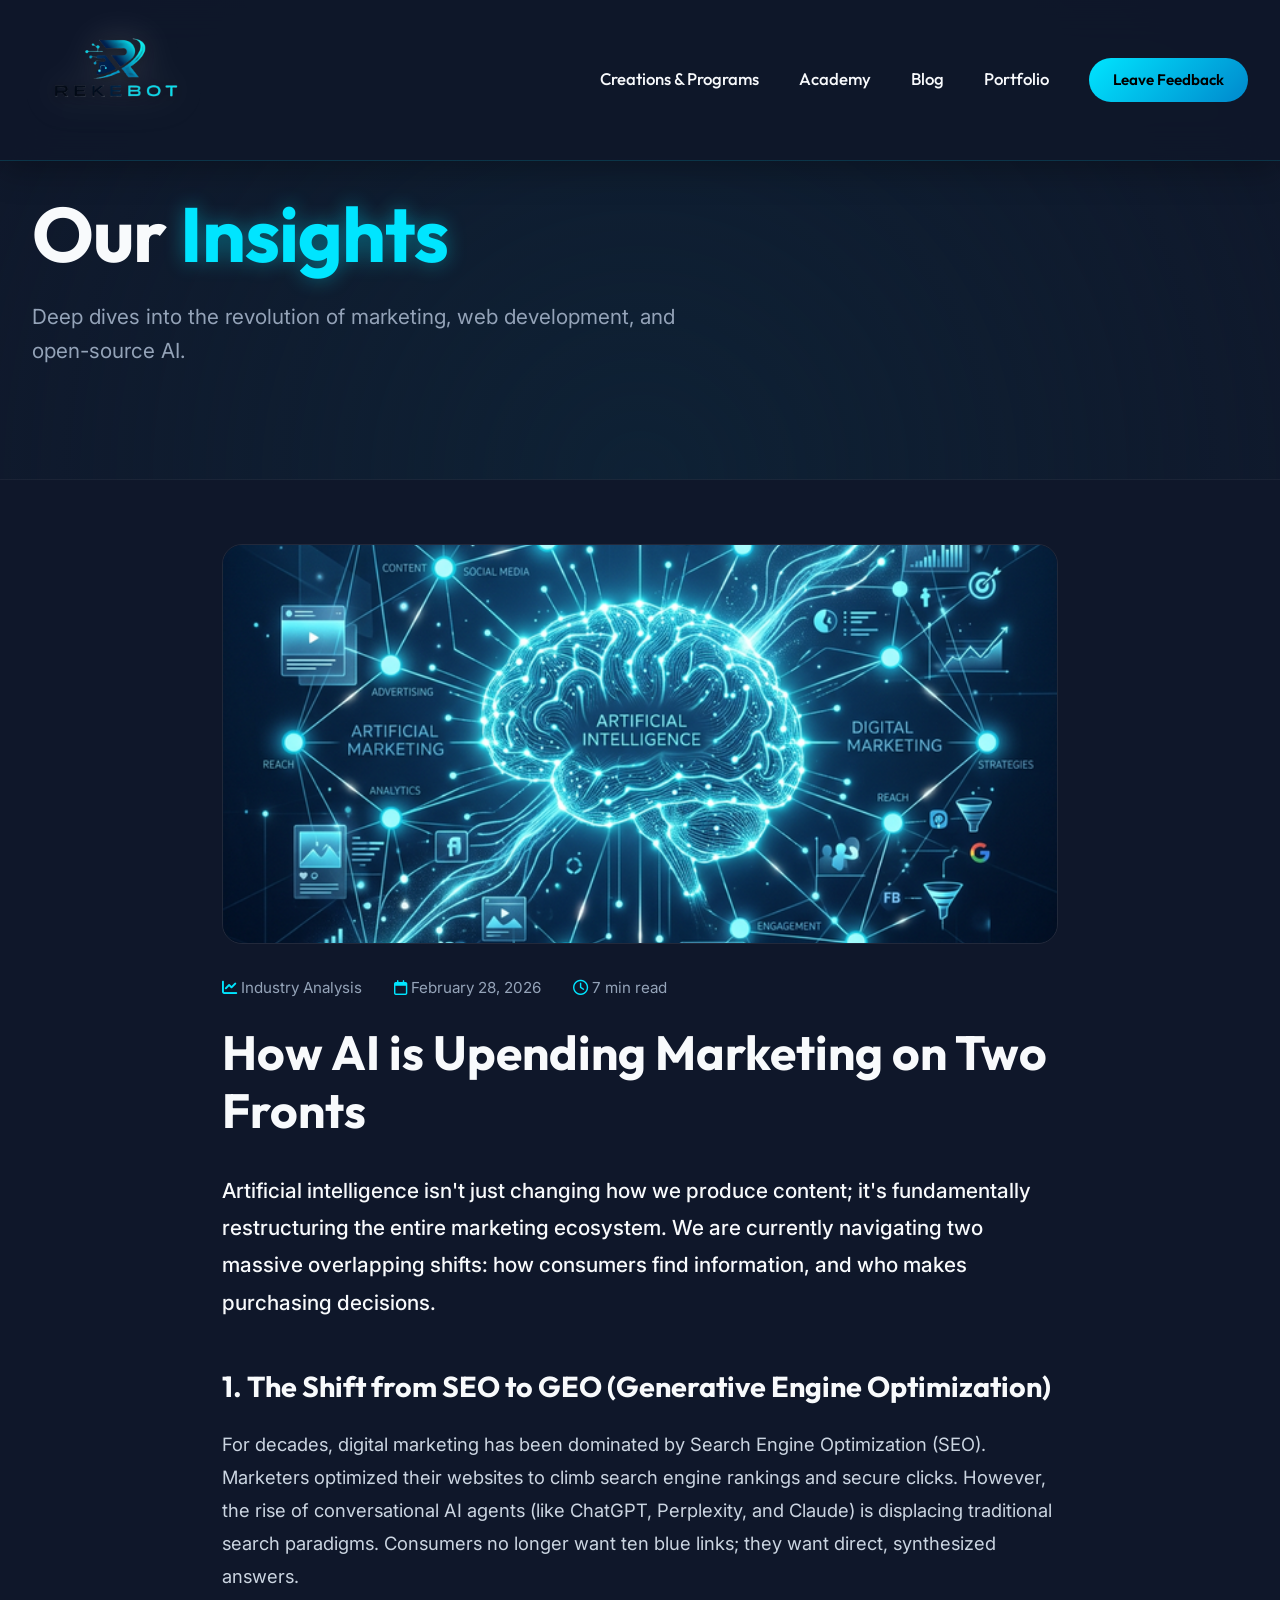
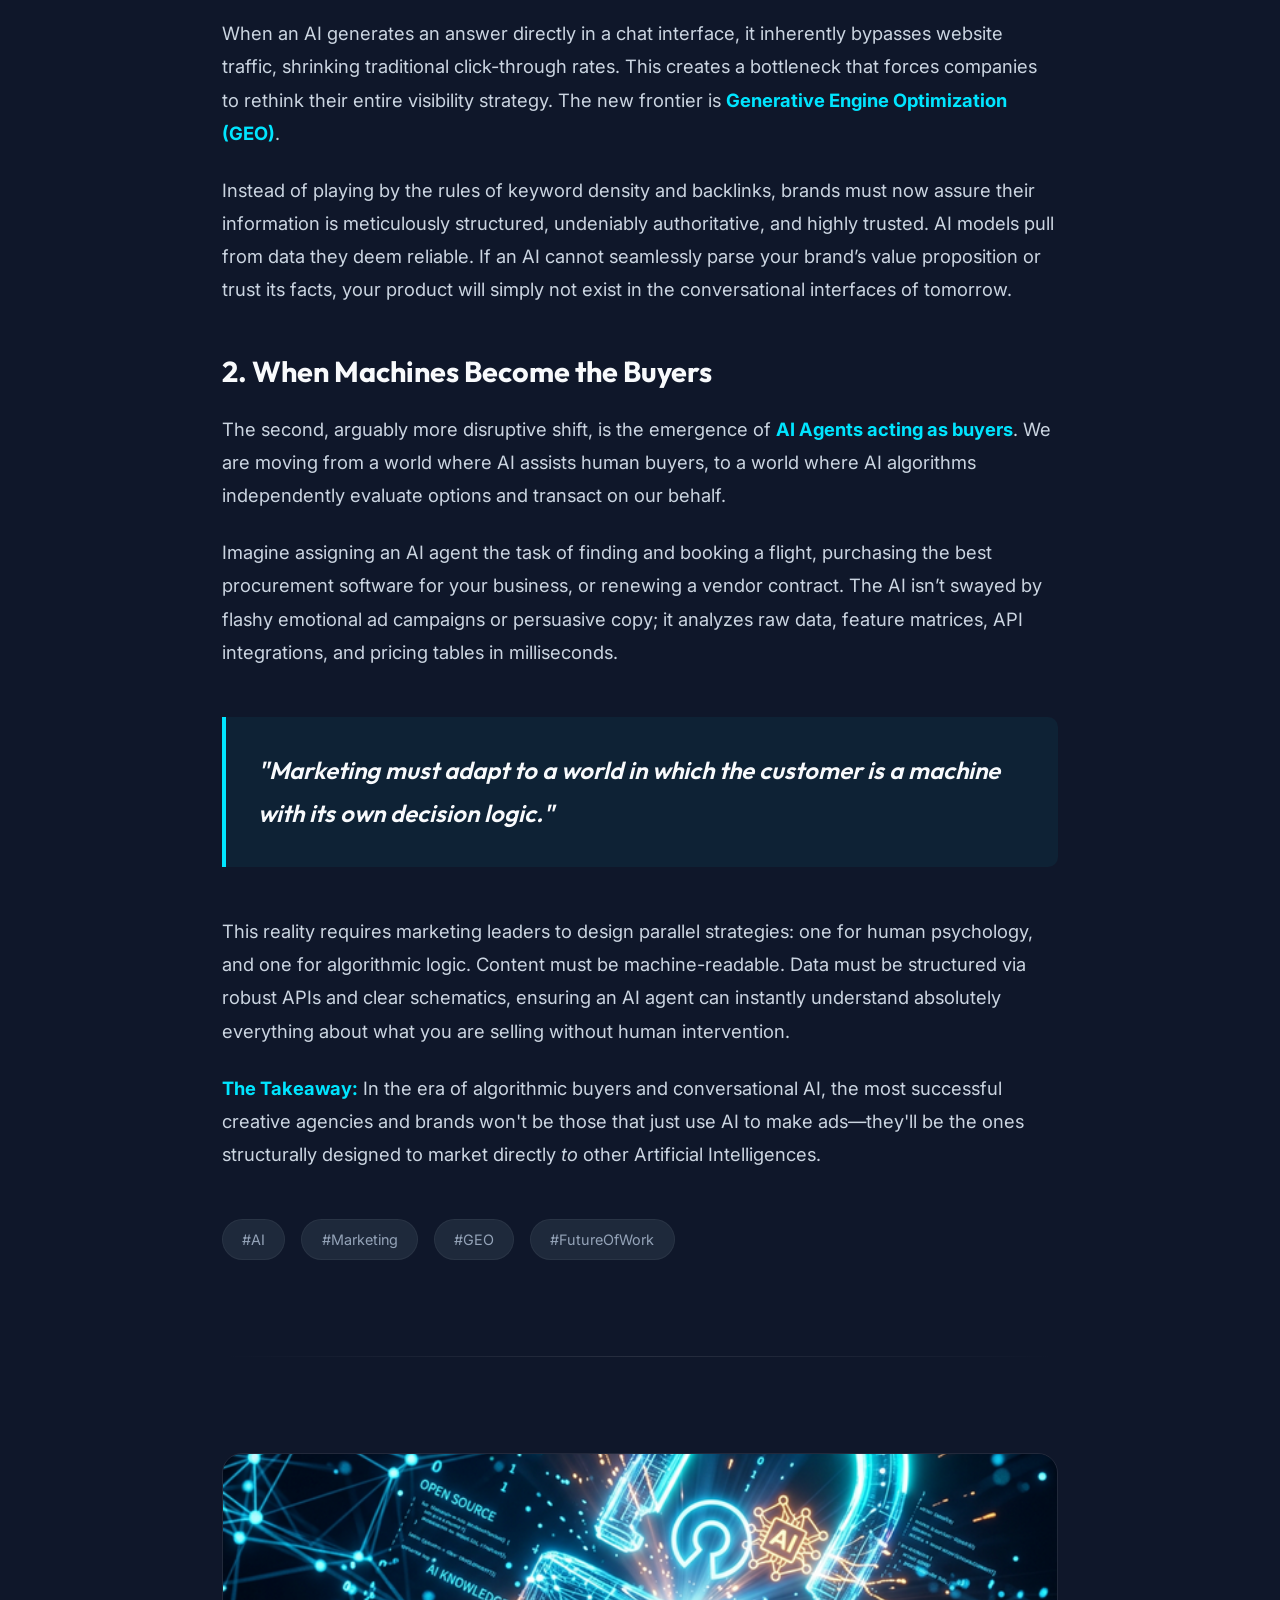
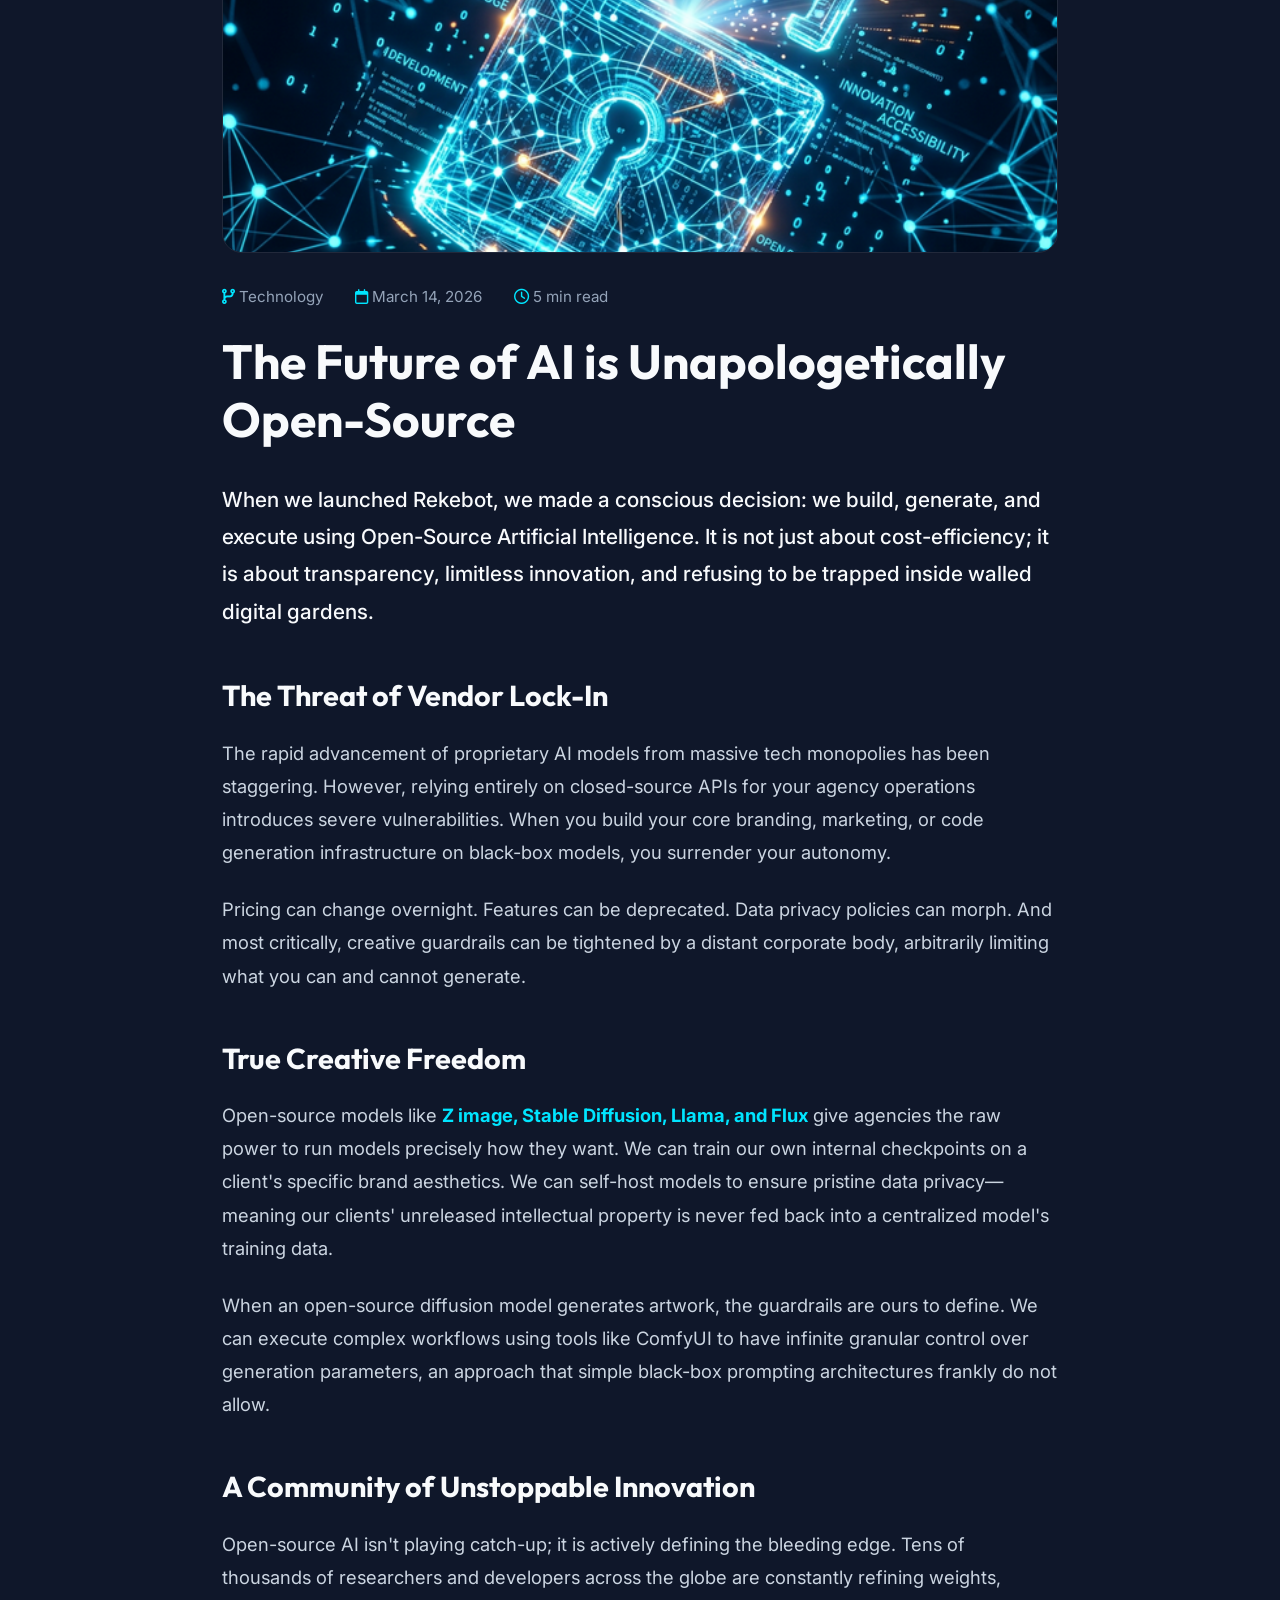
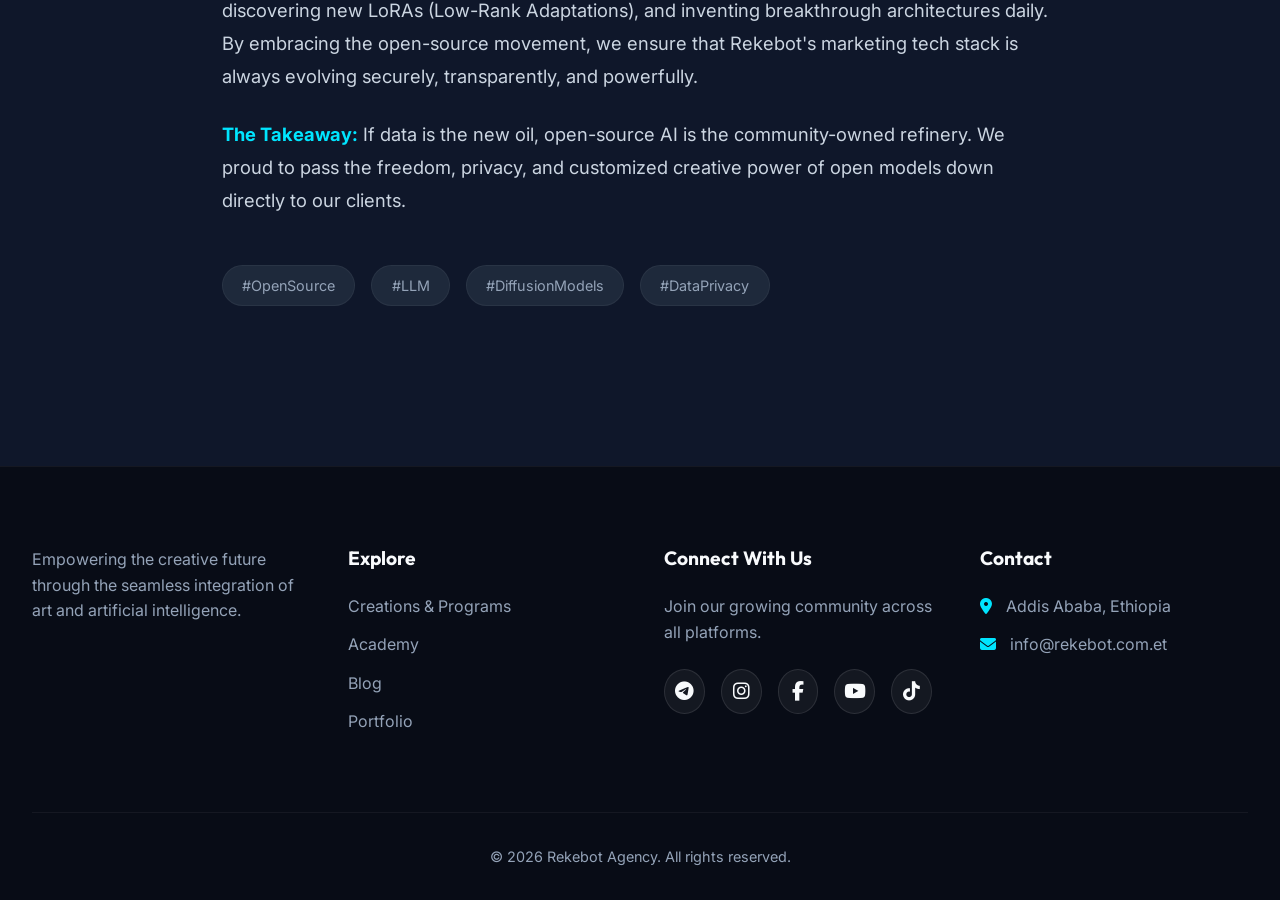
<file: blog.html>
<!DOCTYPE html>
<html lang="en">

<head>
    <meta charset="UTF-8">
    <meta name="viewport" content="width=device-width, initial-scale=1.0">
    <title>Blog | Rekebot - AI-Powered Creative Agency</title>
    <meta name="description"
        content="Read our latest insights on artificial intelligence, open-source technology, and the future of digital marketing.">
    <link
        href="https://fonts.googleapis.com/css2?family=Outfit:wght@300;400;600;800&family=Inter:wght@400;500;700&display=swap"
        rel="stylesheet">
    <link rel="stylesheet" href="https://cdnjs.cloudflare.com/ajax/libs/font-awesome/6.4.0/css/all.min.css">
    <link rel="stylesheet" href="style.css">
</head>

<body>
    <!-- Navbar (Static variation for inner pages) -->
    <nav class="navbar scrolled inner-nav">
        <div class="nav-container">
            <a href="index.html" class="logo">
                <img src="logo.png" alt="Rekebot Logo">
            </a>

            <div class="nav-links">
                <a href="index.html#services" class="nav-link">Creations & Programs</a>
                <a href="academy.html" class="nav-link">Academy</a>
                <a href="blog.html" class="nav-link">Blog</a>
                <a href="index.html#portfolio" class="nav-link">Portfolio</a>
                <a href="index.html#contact" class="btn-primary-sm">Leave Feedback</a>
            </div>

            <div class="mobile-menu-btn">
                <i class="fas fa-bars"></i>
            </div>
        </div>
    </nav>

    <!-- Blog Page Header -->
    <header class="blog-header">
        <div class="container text-center">
            <h1 class="hero-title">Our <span class="highlight">Insights</span></h1>
            <p class="hero-subtitle">Deep dives into the revolution of marketing, web development, and open-source AI.</p>
        </div>
    </header>

    <!-- Main Blog Content Layout -->
    <div class="container blog-page-container">
        
        <!-- Post 1: Reworded HBR Article -->
        <article id="marketing-two-fronts" class="blog-post">
            <div class="post-hero-image">
                <img src="blog-ai.png" alt="AI Marketing Visualization">
            </div>
            <div class="post-meta">
                <span class="category"><i class="fas fa-chart-line"></i> Industry Analysis</span>
                <span class="date"><i class="far fa-calendar"></i> February 28, 2026</span>
                <span class="read-time"><i class="far fa-clock"></i> 7 min read</span>
            </div>
            <h1 class="post-title">How AI is Upending Marketing on Two Fronts</h1>
            
            <div class="post-content">
                <p class="lead">Artificial intelligence isn't just changing how we produce content; it's fundamentally restructuring the entire marketing ecosystem. We are currently navigating two massive overlapping shifts: how consumers find information, and who makes purchasing decisions.</p>

                <h2>1. The Shift from SEO to GEO (Generative Engine Optimization)</h2>
                <p>For decades, digital marketing has been dominated by Search Engine Optimization (SEO). Marketers optimized their websites to climb search engine rankings and secure clicks. However, the rise of conversational AI agents (like ChatGPT, Perplexity, and Claude) is displacing traditional search paradigms. Consumers no longer want ten blue links; they want direct, synthesized answers.</p>
                <p>When an AI generates an answer directly in a chat interface, it inherently bypasses website traffic, shrinking traditional click-through rates. This creates a bottleneck that forces companies to rethink their entire visibility strategy. The new frontier is <strong>Generative Engine Optimization (GEO)</strong>. </p>
                <p>Instead of playing by the rules of keyword density and backlinks, brands must now assure their information is meticulously structured, undeniably authoritative, and highly trusted. AI models pull from data they deem reliable. If an AI cannot seamlessly parse your brand’s value proposition or trust its facts, your product will simply not exist in the conversational interfaces of tomorrow.</p>

                <h2>2. When Machines Become the Buyers</h2>
                <p>The second, arguably more disruptive shift, is the emergence of <strong>AI Agents acting as buyers</strong>. We are moving from a world where AI assists human buyers, to a world where AI algorithms independently evaluate options and transact on our behalf.</p>
                <p>Imagine assigning an AI agent the task of finding and booking a flight, purchasing the best procurement software for your business, or renewing a vendor contract. The AI isn’t swayed by flashy emotional ad campaigns or persuasive copy; it analyzes raw data, feature matrices, API integrations, and pricing tables in milliseconds.</p>
                
                <div class="highlight-quote">
                    "Marketing must adapt to a world in which the customer is a machine with its own decision logic."
                </div>

                <p>This reality requires marketing leaders to design parallel strategies: one for human psychology, and one for algorithmic logic. Content must be machine-readable. Data must be structured via robust APIs and clear schematics, ensuring an AI agent can instantly understand absolutely everything about what you are selling without human intervention.</p>

                <p><strong>The Takeaway:</strong> In the era of algorithmic buyers and conversational AI, the most successful creative agencies and brands won't be those that just use AI to make ads—they'll be the ones structurally designed to market directly <em>to</em> other Artificial Intelligences.</p>
            </div>
            
            <div class="post-tags">
                <span class="tag">#AI</span>
                <span class="tag">#Marketing</span>
                <span class="tag">#GEO</span>
                <span class="tag">#FutureOfWork</span>
            </div>
        </article>

        <hr class="post-divider">

        <!-- Post 2: Original Open Source Article -->
        <article id="open-source-future" class="blog-post">
            <div class="post-hero-image">
                <img src="blog-opensource.png" alt="Open Source AI Lock">
            </div>
            <div class="post-meta">
                <span class="category"><i class="fas fa-code-branch"></i> Technology</span>
                <span class="date"><i class="far fa-calendar"></i> March 14, 2026</span>
                <span class="read-time"><i class="far fa-clock"></i> 5 min read</span>
            </div>
            <h1 class="post-title">The Future of AI is Unapologetically Open-Source</h1>
            
            <div class="post-content">
                <p class="lead">When we launched Rekebot, we made a conscious decision: we build, generate, and execute using Open-Source Artificial Intelligence. It is not just about cost-efficiency; it is about transparency, limitless innovation, and refusing to be trapped inside walled digital gardens.</p>

                <h2>The Threat of Vendor Lock-In</h2>
                <p>The rapid advancement of proprietary AI models from massive tech monopolies has been staggering. However, relying entirely on closed-source APIs for your agency operations introduces severe vulnerabilities. When you build your core branding, marketing, or code generation infrastructure on black-box models, you surrender your autonomy.</p>
                <p>Pricing can change overnight. Features can be deprecated. Data privacy policies can morph. And most critically, creative guardrails can be tightened by a distant corporate body, arbitrarily limiting what you can and cannot generate.</p>

                <h2>True Creative Freedom</h2>
                <p>Open-source models like <strong>Z image, Stable Diffusion, Llama, and Flux</strong> give agencies the raw power to run models precisely how they want. We can train our own internal checkpoints on a client's specific brand aesthetics. We can self-host models to ensure pristine data privacy—meaning our clients' unreleased intellectual property is never fed back into a centralized model's training data.</p>
                <p>When an open-source diffusion model generates artwork, the guardrails are ours to define. We can execute complex workflows using tools like ComfyUI to have infinite granular control over generation parameters, an approach that simple black-box prompting architectures frankly do not allow.</p>
                
                <h2>A Community of Unstoppable Innovation</h2>
                <p>Open-source AI isn't playing catch-up; it is actively defining the bleeding edge. Tens of thousands of researchers and developers across the globe are constantly refining weights, discovering new LoRAs (Low-Rank Adaptations), and inventing breakthrough architectures daily. By embracing the open-source movement, we ensure that Rekebot's marketing tech stack is always evolving securely, transparently, and powerfully.</p>

                <p><strong>The Takeaway:</strong> If data is the new oil, open-source AI is the community-owned refinery. We proud to pass the freedom, privacy, and customized creative power of open models down directly to our clients.</p>
            </div>
            
            <div class="post-tags">
                <span class="tag">#OpenSource</span>
                <span class="tag">#LLM</span>
                <span class="tag">#DiffusionModels</span>
                <span class="tag">#DataPrivacy</span>
            </div>
        </article>

    </div>

    <!-- Footer -->
    <footer class="footer">
        <div class="container">
            <div class="footer-grid">
                <div class="footer-brand">
                    <p>Empowering the creative future through the seamless integration of art and artificial
                        intelligence.</p>
                </div>

                <div class="footer-links">
                    <h4>Explore</h4>
                    <ul>
                        <li><a href="index.html#services">Creations & Programs</a></li>
                        <li><a href="academy.html">Academy</a></li>
                        <li><a href="blog.html">Blog</a></li>
                        <li><a href="index.html#portfolio">Portfolio</a></li>
                    </ul>
                </div>

                <div class="footer-social">
                    <h4>Connect With Us</h4>
                    <p>Join our growing community across all platforms.</p>
                    <div class="social-icons">
                        <a href="https://t.me/rekebotai" class="social-icon telegram" target="_blank" rel="noopener noreferrer" aria-label="Telegram"><i
                                class="fab fa-telegram-plane"></i></a>
                        <a href="https://instagram.com/rekebotai" class="social-icon instagram" target="_blank" rel="noopener noreferrer" aria-label="Instagram"><i
                                class="fab fa-instagram"></i></a>
                        <a href="https://facebook.com/rekebotai" class="social-icon facebook" target="_blank" rel="noopener noreferrer" aria-label="Facebook"><i
                                class="fab fa-facebook-f"></i></a>
                        <a href="https://youtube.com/@rekebotai" class="social-icon youtube" target="_blank" rel="noopener noreferrer" aria-label="YouTube"><i class="fab fa-youtube"></i></a>
                        <a href="https://tiktok.com/@rekebotai" class="social-icon tiktok" target="_blank" rel="noopener noreferrer" aria-label="TikTok"><i class="fab fa-tiktok"></i></a>
                    </div>
                </div>

                <div class="footer-contact">
                    <h4>Contact</h4>
                    <ul class="footer-contact-list" style="list-style: none;">
                        <li style="margin-bottom: 0.8rem; color: var(--color-text-muted);"><i class="fas fa-map-marker-alt" style="margin-right: 10px; color: var(--color-accent);"></i> Addis Ababa, Ethiopia</li>
                        <li style="margin-bottom: 0.8rem; color: var(--color-text-muted);"><i class="fas fa-envelope" style="margin-right: 10px; color: var(--color-accent);"></i> <a href="mailto:info@rekebot.com.et" style="color: var(--color-text-muted);">info@rekebot.com.et</a></li>
                    </ul>
                </div>
            </div>

            <div class="footer-bottom">
                <p>&copy; 2026 Rekebot Agency. All rights reserved.</p>
            </div>
        </div>
    </footer>

    <script>
        // Mobile Menu Toggle
        const mobileMenuBtn = document.querySelector('.mobile-menu-btn');
        const navLinks = document.querySelector('.nav-links');
        
        mobileMenuBtn.addEventListener('click', () => {
            navLinks.classList.toggle('active');
            const icon = mobileMenuBtn.querySelector('i');
            if (navLinks.classList.contains('active')) {
                icon.classList.remove('fa-bars');
                icon.classList.add('fa-times');
            } else {
                icon.classList.remove('fa-times');
                icon.classList.add('fa-bars');
            }
        });
    </script>
</body>

</html>
</file>
<file: style.css>
/* Base Styles and CSS Variables */
:root {
    /* Color Palette derived from Rekebot logo */
    --color-primary: #0F172A;
    /* Deep dark blue */
    --color-primary-light: #1E293B;
    --color-accent: #00E5FF;
    /* Bright cyan */
    --color-accent-hover: #00C4DB;
    --color-text: #F8FAFC;
    --color-text-muted: #94A3B8;

    /* Gradients */
    --gradient-primary: linear-gradient(135deg, #0F172A 0%, #001A33 100%);
    --gradient-accent: linear-gradient(135deg, #00E5FF 0%, #0088CC 100%);
    --gradient-glass: linear-gradient(135deg, rgba(255, 255, 255, 0.05) 0%, rgba(255, 255, 255, 0.01) 100%);

    /* Typography */
    --font-heading: 'Outfit', sans-serif;
    --font-body: 'Inter', sans-serif;

    /* Layout & Effects */
    --glass-border: 1px solid rgba(255, 255, 255, 0.08);
    --glass-shadow: 0 8px 32px 0 rgba(0, 0, 0, 0.37);
    --transition-smooth: all 0.4s cubic-bezier(0.16, 1, 0.3, 1);
}

* {
    margin: 0;
    padding: 0;
    box-sizing: border-box;
}

html {
    scroll-behavior: smooth;
}

body {
    font-family: var(--font-body);
    background-color: var(--color-primary);
    color: var(--color-text);
    line-height: 1.6;
    overflow-x: hidden;
}

h1,
h2,
h3,
h4,
h5,
h6 {
    font-family: var(--font-heading);
    font-weight: 700;
    line-height: 1.2;
}

a {
    text-decoration: none;
    color: var(--color-text);
    transition: var(--transition-smooth);
}

.highlight {
    color: var(--color-accent);
    text-shadow: 0 0 20px rgba(0, 229, 255, 0.4);
}

.container {
    width: 100%;
    max-width: 1280px;
    margin: 0 auto;
    padding: 0 2rem;
}

/* Base Buttons */
.btn-primary,
.btn-secondary,
.btn-primary-sm {
    display: inline-flex;
    align-items: center;
    justify-content: center;
    font-family: var(--font-heading);
    font-weight: 600;
    border-radius: 50px;
    transition: var(--transition-smooth);
    cursor: pointer;
    border: none;
    outline: none;
}

.btn-primary {
    padding: 1rem 2rem;
    background: var(--gradient-accent);
    color: #000;
    font-size: 1.1rem;
    box-shadow: 0 4px 15px rgba(0, 229, 255, 0.3);
}

.btn-primary:hover {
    transform: translateY(-3px);
    box-shadow: 0 8px 25px rgba(0, 229, 255, 0.5);
}

.btn-primary i {
    margin-left: 0.5rem;
    transition: transform 0.3s ease;
}

.btn-primary:hover i {
    transform: translateX(5px);
}

.btn-secondary {
    padding: 1rem 2rem;
    background: transparent;
    color: var(--color-text);
    border: 2px solid rgba(255, 255, 255, 0.2);
    font-size: 1.1rem;
    backdrop-filter: blur(10px);
}

.btn-secondary:hover {
    border-color: var(--color-accent);
    color: var(--color-accent);
    background: rgba(0, 229, 255, 0.05);
}

.btn-primary-sm {
    padding: 0.6rem 1.5rem;
    background: var(--gradient-accent);
    color: #000;
    font-size: 0.95rem;
}

.btn-primary-sm:hover {
    box-shadow: 0 4px 15px rgba(0, 229, 255, 0.4);
    transform: translateY(-2px);
}

/* Video Background */
.video-container {
    position: absolute;
    top: 0;
    left: 0;
    width: 100%;
    height: 100%;
    z-index: -2;
    overflow: hidden;
}

.bg-video {
    width: 100%;
    height: 100%;
    object-fit: cover;
}

.video-overlay {
    position: absolute;
    top: 0;
    left: 0;
    width: 100%;
    height: 100%;
    background: linear-gradient(90deg, rgba(2, 16, 36, 0.95) 0%, rgba(15, 23, 42, 0.4) 100%);
    z-index: -1;
}

/* Navigation */
.navbar {
    position: fixed;
    top: 0;
    left: 0;
    width: 100%;
    padding: 1.5rem 0;
    z-index: 100;
    transition: var(--transition-smooth);
    border-bottom: 1px solid transparent;
}

.navbar.scrolled {
    padding: 1rem 0;
    background: rgba(30, 41, 59, 0.7); /* Slightly lighter and more translucent */
    backdrop-filter: blur(20px);
    -webkit-backdrop-filter: blur(20px);
    border-bottom: 1px solid rgba(255, 255, 255, 0.1);
    box-shadow: 0 8px 32px rgba(0, 0, 0, 0.3);
}

/* Specific styling for inner pages (Blog, Academy) where backdrop is less predictable */
.inner-nav {
    background: rgba(15, 23, 42, 0.92) !important;
    border-bottom: 1px solid rgba(0, 229, 255, 0.15) !important;
}

.nav-container {
    max-width: 1400px;
    margin: 0 auto;
    padding: 0 2rem;
    display: flex;
    justify-content: space-between;
    align-items: center;
}

.logo {
    display: inline-block;
    transform: scale(1.4);
    transform-origin: left center;
    transition: transform 0.3s ease;
    z-index: 200;
}

.logo img {
    height: 120px;
    transition: transform 0.3s ease;
    /* Added a primary glow to lift the logo off dark backgrounds */
    filter: drop-shadow(0 0 12px rgba(255, 255, 255, 0.25)) drop-shadow(0 2px 4px rgba(0, 0, 0, 0.5));
}

.logo:hover img {
    transform: scale(1.05);
}

.nav-links {
    display: flex;
    align-items: center;
    gap: 2.5rem;
}

.nav-link {
    font-family: var(--font-heading);
    font-weight: 500;
    font-size: 1.05rem;
    position: relative;
    padding: 0.5rem 0;
}

.nav-link::after {
    content: '';
    position: absolute;
    bottom: 0;
    left: 0;
    width: 0%;
    height: 2px;
    background: var(--color-accent);
    transition: var(--transition-smooth);
}

.nav-link:hover {
    color: var(--color-accent);
}

.nav-link:hover::after {
    width: 100%;
}

.mobile-menu-btn {
    display: none;
    font-size: 1.5rem;
    cursor: pointer;
    color: var(--color-text);
}

/* Hero Section */
.hero {
    min-height: 100vh;
    display: flex;
    align-items: center;
    position: relative;
    padding-top: 80px;
    /* Offset for navbar */
}

.hero-content {
    max-width: 650px;
    padding: 2rem 2rem 2rem 4rem;
    display: flex;
    flex-direction: column;
    align-items: flex-start;
    text-align: left;
    z-index: 10;
}

.badge {
    display: inline-block;
    padding: 0.5rem 1rem;
    background: rgba(0, 229, 255, 0.1);
    border: 1px solid rgba(0, 229, 255, 0.3);
    border-radius: 50px;
    font-size: 0.9rem;
    font-weight: 600;
    color: var(--color-accent);
    letter-spacing: 1px;
    text-transform: uppercase;
    margin-bottom: 2rem;
    backdrop-filter: blur(4px);
    animation: fadeInDown 1s ease-out;
}

.hero-title {
    font-size: clamp(3rem, 6vw, 5.5rem);
    line-height: 1.1;
    margin-bottom: 1.5rem;
    letter-spacing: -1px;
    animation: fadeInUp 1s ease-out 0.2s both;
}

.hero-subtitle {
    font-size: clamp(1.1rem, 2vw, 1.3rem);
    color: var(--color-text-muted);
    max-width: 700px;
    margin-bottom: 3rem;
    animation: fadeInUp 1s ease-out 0.4s both;
}

.hero-actions {
    display: flex;
    gap: 1.5rem;
    animation: fadeInUp 1s ease-out 0.6s both;
}

/* Services */
.services {
    padding: 8rem 0;
    background: linear-gradient(180deg, rgba(15, 23, 42, 0) 0%, rgba(15, 23, 42, 1) 20%);
    position: relative;
    z-index: 5;
}

.section-header {
    text-align: center;
    margin-bottom: 4rem;
}

.section-header h2 {
    font-size: 3rem;
    margin-bottom: 1rem;
}

.section-header p {
    color: var(--color-text-muted);
    font-size: 1.2rem;
}

.service-grid {
    display: grid;
    grid-template-columns: repeat(auto-fit, minmax(320px, 1fr));
    gap: 2rem;
}

.service-card {
    background: #FFFFFF;
    border-radius: 12px;
    overflow: hidden;
    display: flex;
    flex-direction: column;
    transition: var(--transition-smooth);
    box-shadow: 0 10px 30px rgba(0, 0, 0, 0.3);
    position: relative;
    border: none;
}

.service-card:hover {
    transform: translateY(-8px);
    box-shadow: 0 20px 40px rgba(0, 229, 255, 0.15);
}

.service-img-container {
    width: 100%;
    height: 240px;
    position: relative;
    overflow: hidden;
    background: #0A0F1D;
}

.service-img-container img {
    width: 100%;
    height: 100%;
    object-fit: cover;
    transition: transform 0.6s cubic-bezier(0.16, 1, 0.3, 1);
}

.service-card:hover .service-img-container img {
    transform: scale(1.08);
}

.coming-soon-card .service-img-container::after {
    content: '';
    position: absolute;
    top: 0;
    left: 0;
    right: 0;
    bottom: 0;
    background: rgba(15, 23, 42, 0.5);
    z-index: 1;
}

.coming-soon-badge {
    position: absolute;
    top: 1rem;
    right: 1rem;
    background: var(--color-accent);
    color: var(--color-primary);
    padding: 0.4rem 0.8rem;
    border-radius: 50px;
    font-size: 0.75rem;
    font-weight: 800;
    text-transform: uppercase;
    box-shadow: 0 4px 15px rgba(0, 0, 0, 0.3);
    z-index: 2;
}

.service-body {
    padding: 1.8rem;
    flex-grow: 1;
    display: flex;
    flex-direction: column;
}

.service-category {
    font-size: 0.85rem;
    font-weight: 700;
    margin-bottom: 0.8rem;
    letter-spacing: 0.5px;
    font-family: var(--font-body);
}

/* Service Category Colors */
.service-card.cat-design .service-category,
.cat-design {
    color: #F97316;
}

.service-card.cat-design .service-date i {
    color: #F97316;
}

.service-card.cat-web .service-category,
.cat-web {
    color: #3B82F6;
}

.service-card.cat-web .service-date i {
    color: #3B82F6;
}

.service-card.cat-video .service-category,
.cat-video {
    color: #8B5CF6;
}

.service-card.cat-video .service-date i {
    color: #8B5CF6;
}

.service-card.cat-music .service-category,
.cat-music {
    color: #EC4899;
}

.service-card.cat-music .service-date i {
    color: #EC4899;
}

.service-card.cat-illustration .service-category,
.cat-illustration {
    color: #10B981;
}

.service-card.cat-illustration .service-date i {
    color: #10B981;
}

.service-card.cat-adv .service-category,
.cat-adv {
    color: #EF4444;
}

.service-card.cat-adv .service-date i {
    color: #EF4444;
}

.service-card.cat-audio .service-category,
.cat-audio {
    color: #EAB308;
}

.service-card.cat-audio .service-date i {
    color: #EAB308;
}

.service-card.cat-innov .service-category,
.cat-innov {
    color: #06B6D4;
}

.service-card.cat-innov .service-date i {
    color: #06B6D4;
}

.service-bottom {
    display: flex;
    flex-direction: column;
    gap: 0.5rem;
    margin-top: auto;
}

.service-meta-box {
    display: flex;
    justify-content: space-between;
    align-items: center;
    width: 100%;
    border-top: 1px solid rgba(0, 0, 0, 0.05);
    padding-top: 0.8rem;
    margin-top: 0.5rem;
}

.card-quote-link {
    color: var(--color-accent);
    background: rgba(0, 229, 255, 0.08);
    padding: 0.4rem 0.8rem;
    border-radius: 6px;
    font-size: 0.8rem;
    font-weight: 700;
    text-transform: uppercase;
    letter-spacing: 0.5px;
    display: inline-flex;
    align-items: center;
    gap: 6px;
    transition: var(--transition-smooth);
}

.card-quote-link:hover {
    background: var(--color-accent);
    color: var(--color-primary);
    transform: translateY(-2px);
}

.card-quote-link i {
    font-size: 0.7rem;
}

.service-title {
    color: #0F172A;
    font-size: 1.4rem;
    font-weight: 800;
    line-height: 1.25;
    margin: 0;
    flex: 1;
    padding-right: 1rem;
    font-family: var(--font-heading);
}

.service-date {
    color: #64748B;
    font-size: 0.9rem;
    display: flex;
    align-items: center;
    gap: 0.5rem;
    font-weight: 500;
    white-space: nowrap;
}

.service-date i {
    transition: color 0.3s ease;
}

.service-card {
    cursor: pointer;
}

.split-image {
    display: flex;
    width: 100%;
    height: 100%;
}

.split-image img {
    width: 50%;
    height: 100%;
    object-fit: cover;
}

/* Service Modal */
.service-modal {
    display: none;
    position: fixed;
    z-index: 2000;
    left: 0;
    top: 0;
    width: 100%;
    height: 100%;
    overflow: auto;
    background-color: rgba(15, 23, 42, 0.85);
    backdrop-filter: blur(8px);
    -webkit-backdrop-filter: blur(8px);
}

.service-modal-content {
    background: var(--color-primary);
    margin: 5% auto;
    padding: 0;
    border: var(--glass-border);
    border-radius: 20px;
    width: 90%;
    max-width: 800px;
    box-shadow: 0 25px 50px -12px rgba(0, 0, 0, 0.5);
    position: relative;
    animation: modalSlideIn 0.3s ease-out;
}

@keyframes modalSlideIn {
    from {
        transform: translateY(30px);
        opacity: 0;
    }

    to {
        transform: translateY(0);
        opacity: 1;
    }
}

.close-modal {
    position: absolute;
    right: 25px;
    top: 15px;
    color: var(--color-text-muted);
    font-size: 32px;
    font-weight: bold;
    cursor: pointer;
    transition: color 0.3s;
    z-index: 10;
}

.close-modal:hover {
    color: var(--color-accent);
}

.modal-header {
    padding: 2.5rem 2.5rem 1rem 2.5rem;
    border-bottom: 1px solid rgba(255, 255, 255, 0.05);
}

.modal-header h2 {
    font-size: 2.2rem;
    margin-bottom: 0.5rem;
}

.modal-body {
    padding: 2.5rem;
    font-size: 1.15rem;
    color: #CBD5E1;
    line-height: 1.8;
}

.modal-gallery {
    display: grid;
    grid-template-columns: repeat(auto-fit, minmax(250px, 1fr));
    gap: 1.5rem;
    margin-top: 2rem;
}

.modal-gallery img {
    width: 100%;
    height: auto;
    border-radius: 12px;
    box-shadow: 0 10px 20px rgba(0, 0, 0, 0.3);
}

.modal-footer {
    padding: 2rem 2.5rem;
    background: rgba(0, 0, 0, 0.2);
    border-top: 1px solid rgba(255, 255, 255, 0.05);
    border-radius: 0 0 20px 20px;
    text-align: right;
}

/* Artwork Showcase Section */
.portfolio {
    padding: 8rem 0;
    background-color: var(--color-primary-light);
    position: relative;
    z-index: 5;
}

.carousel-wrapper {
    position: relative;
    display: flex;
    align-items: center;
    margin: 0 -1rem;
}

.carousel-btn {
    position: absolute;
    z-index: 10;
    width: 45px;
    height: 45px;
    border-radius: 50%;
    background: var(--color-primary);
    color: var(--color-accent);
    border: 1px solid rgba(0, 229, 255, 0.3);
    font-size: 1.2rem;
    cursor: pointer;
    box-shadow: 0 4px 15px rgba(0, 0, 0, 0.5);
    transition: var(--transition-smooth);
    display: flex;
    align-items: center;
    justify-content: center;
}

.carousel-btn:hover {
    transform: scale(1.1);
    background: var(--gradient-accent);
    color: #000;
    box-shadow: 0 8px 25px rgba(0, 229, 255, 0.4);
}

.carousel-btn.prev {
    left: -20px;
}

.carousel-btn.next {
    right: -20px;
}

.artwork-carousel {
    display: flex;
    gap: 2rem;
    overflow-x: auto;
    scroll-snap-type: x mandatory;
    padding: 1rem 0 3rem 0;
    /* extra bottom padding for shadow */
    scroll-behavior: smooth;
    -ms-overflow-style: none;
    /* IE and Edge */
    scrollbar-width: none;
    /* Firefox */
    width: 100%;
}

.artwork-carousel::-webkit-scrollbar {
    display: none;
}

.artwork-card {
    flex: 0 0 320px;
    scroll-snap-align: center;
    background: var(--color-primary);
    border-radius: 16px;
    overflow: hidden;
    box-shadow: 0 10px 30px rgba(0, 0, 0, 0.3);
    transition: var(--transition-smooth);
    border: 1px solid rgba(255, 255, 255, 0.05);
}

.artwork-card:hover {
    transform: translateY(-8px);
    box-shadow: 0 15px 40px rgba(0, 0, 0, 0.5);
    border-color: rgba(0, 229, 255, 0.2);
}

.artwork-image-container {
    position: relative;
    width: 100%;
    aspect-ratio: 4/5;
    overflow: hidden;
}

.artwork-img {
    width: 100%;
    height: 100%;
    object-fit: cover;
    transition: transform 0.5s ease;
}

.artwork-card:hover .artwork-img {
    transform: scale(1.05);
}

.artwork-content {
    padding: 1.5rem;
}

.ai-tag {
    display: inline-block;
    font-size: 0.75rem;
    font-weight: 700;
    text-transform: uppercase;
    color: var(--color-primary);
    background: var(--color-accent);
    padding: 0.2rem 0.6rem;
    border-radius: 4px;
    margin-bottom: 0.8rem;
    letter-spacing: 0.5px;
}

.artwork-prompt {
    font-size: 0.95rem;
    color: var(--color-text-muted);
    font-style: italic;
    margin-bottom: 1.5rem;
    display: -webkit-box;
    -webkit-line-clamp: 3;
    line-clamp: 3;
    -webkit-box-orient: vertical;
    overflow: hidden;
}

.artwork-actions {
    display: flex;
    justify-content: space-between;
    align-items: center;
    border-top: 1px solid rgba(255, 255, 255, 0.05);
    padding-top: 1rem;
}

.btn-like {
    background: transparent;
    border: none;
    color: var(--color-text-muted);
    font-size: 1.2rem;
    cursor: pointer;
    display: flex;
    align-items: center;
    gap: 0.5rem;
    transition: color 0.3s ease;
}

.btn-like:hover {
    color: #E1306C;
}

.btn-like.liked {
    color: #E1306C;
}

.btn-like.liked .fa-heart {
    font-weight: 900;
}

.btn-instagram {
    color: var(--color-text);
    font-size: 1.2rem;
    transition: color 0.3s ease;
}

.btn-instagram:hover {
    color: #E1306C;
}

.artwork-title {
    font-size: 1.25rem;
    font-weight: 700;
    color: #FFFFFF;
    margin-bottom: 0.5rem;
    font-family: var(--font-heading);
}

.btn-details-modal {
    background: rgba(0, 229, 255, 0.08);
    color: var(--color-accent);
    border: 1px solid rgba(0, 229, 255, 0.25);
    padding: 0.35rem 0.8rem;
    border-radius: 20px;
    font-size: 0.8rem;
    font-weight: 600;
    cursor: pointer;
    transition: var(--transition-smooth);
    display: inline-flex;
    align-items: center;
    gap: 6px;
    font-family: var(--font-body);
}

.btn-details-modal:hover {
    background: var(--color-accent);
    color: var(--color-primary);
    transform: translateY(-2px);
    box-shadow: 0 4px 12px rgba(0, 229, 255, 0.3);
}

.artwork-meta-grid {
    display: grid;
    grid-template-columns: repeat(auto-fit, minmax(140px, 1fr));
    gap: 1rem;
    margin: 1.5rem 0;
}

.artwork-meta-item {
    background: rgba(255, 255, 255, 0.03);
    border: 1px solid rgba(255, 255, 255, 0.07);
    padding: 0.8rem 1rem;
    border-radius: 8px;
}

.artwork-meta-label {
    font-size: 0.75rem;
    text-transform: uppercase;
    color: var(--color-text-muted);
    letter-spacing: 0.5px;
    margin-bottom: 0.25rem;
}

.artwork-meta-value {
    font-size: 0.95rem;
    font-weight: 600;
    color: #FFFFFF;
}

.prompt-container {
    background: rgba(15, 23, 42, 0.8);
    border: 1px solid rgba(255, 255, 255, 0.1);
    border-radius: 10px;
    padding: 1.2rem;
    margin-top: 1rem;
}

.prompt-text {
    font-size: 0.95rem;
    line-height: 1.6;
    color: #CBD5E1;
    font-style: italic;
    margin-bottom: 1rem;
}

.btn-copy-prompt {
    background: rgba(0, 229, 255, 0.1);
    border: 1px solid var(--color-accent);
    color: var(--color-accent);
    padding: 0.5rem 1rem;
    border-radius: 6px;
    cursor: pointer;
    font-size: 0.85rem;
    font-weight: 600;
    transition: var(--transition-smooth);
    display: inline-flex;
    align-items: center;
    gap: 6px;
}

.btn-copy-prompt:hover {
    background: var(--color-accent);
    color: var(--color-primary);
}

/* ── Generation Details (artwork modal) ─────────────────── */
.gen-section {
    margin-top: 1.2rem;
}

.gen-section-label {
    margin-bottom: 0.6rem;
    display: flex;
    align-items: center;
    gap: 6px;
    font-size: 0.75rem;
    letter-spacing: 0.08em;
    text-transform: uppercase;
    color: rgba(255,255,255,0.45);
}

.gen-section-label i {
    font-size: 0.7rem;
    opacity: 0.7;
}

.checkpoint-tag,
.lora-tag {
    display: inline-flex;
    align-items: center;
    gap: 8px;
    background: rgba(255, 255, 255, 0.05);
    border: 1px solid rgba(255, 255, 255, 0.1);
    border-radius: 8px;
    padding: 0.5rem 0.9rem;
    margin: 0 0.4rem 0.4rem 0;
    font-size: 0.85rem;
    color: #E2E8F0;
    flex-wrap: wrap;
}

.checkpoint-tag {
    border-color: rgba(0, 229, 255, 0.25);
    background: rgba(0, 229, 255, 0.05);
}

.checkpoint-tag i {
    color: var(--color-accent);
    font-size: 0.8rem;
}

.lora-tag {
    border-color: rgba(139, 92, 246, 0.3);
    background: rgba(139, 92, 246, 0.07);
}

.lora-tag i {
    color: #A78BFA;
    font-size: 0.8rem;
}

.lora-meta {
    font-size: 0.75rem;
    color: rgba(255,255,255,0.4);
    margin-left: 2px;
}

.gen-seed {
    font-family: 'Courier New', monospace;
    font-size: 0.82rem;
    letter-spacing: 0.03em;
    color: #94A3B8;
}

.negative-label {
    color: rgba(252, 165, 165, 0.6) !important;
}

.negative-label i {
    color: rgba(252, 165, 165, 0.5);
}

.negative-prompt {
    color: rgba(252, 165, 165, 0.75);
    font-style: normal;
    font-size: 0.88rem;
}

/* Blog Section */
.blog {
    padding: 8rem 0;
    background: linear-gradient(180deg, var(--color-primary-light) 0%, var(--color-primary) 100%);
    position: relative;
    z-index: 5;
}

.blog-grid {
    display: grid;
    grid-template-columns: repeat(auto-fit, minmax(350px, 1fr));
    gap: 3rem;
}

.blog-card {
    background: var(--gradient-glass);
    border: var(--glass-border);
    backdrop-filter: blur(12px);
    -webkit-backdrop-filter: blur(12px);
    border-radius: 20px;
    overflow: hidden;
    transition: var(--transition-smooth);
    display: flex;
    flex-direction: column;
}

.blog-card:hover {
    transform: translateY(-8px);
    border-color: rgba(0, 229, 255, 0.3);
    box-shadow: 0 20px 40px rgba(0, 0, 0, 0.4);
}

.blog-image-container {
    position: relative;
    width: 100%;
    height: 250px;
    overflow: hidden;
}

.blog-img {
    width: 100%;
    height: 100%;
    object-fit: cover;
    transition: transform 0.5s ease;
}

.blog-card:hover .blog-img {
    transform: scale(1.05);
}

.blog-category {
    position: absolute;
    top: 1.5rem;
    left: 1.5rem;
    background: var(--color-accent);
    color: var(--color-primary);
    padding: 0.3rem 1rem;
    border-radius: 50px;
    font-size: 0.8rem;
    font-weight: 700;
    text-transform: uppercase;
    z-index: 2;
}

.blog-content {
    padding: 2.5rem;
    flex-grow: 1;
    display: flex;
    flex-direction: column;
}

.blog-meta {
    display: flex;
    gap: 1.5rem;
    color: var(--color-text-muted);
    font-size: 0.9rem;
    margin-bottom: 1rem;
}

.blog-meta i {
    color: var(--color-accent);
    margin-right: 0.5rem;
}

.blog-title {
    font-size: 1.5rem;
    margin-bottom: 1rem;
    line-height: 1.3;
}

.blog-excerpt {
    color: var(--color-text-muted);
    margin-bottom: 2rem;
    flex-grow: 1;
}

.blog-btn {
    display: inline-flex;
    align-items: center;
    color: var(--color-accent);
    font-weight: 600;
    font-size: 1.05rem;
}

.blog-btn i {
    margin-left: 0.5rem;
    transition: transform 0.3s ease;
}

.blog-btn:hover i {
    transform: translateX(5px);
}

/* --- Blog Reading Page Styles --- */
.inner-nav {
    background: var(--color-primary);
    border-bottom: var(--glass-border);
}

.blog-header {
    padding: 12rem 0 4rem;
    background: radial-gradient(circle at bottom, rgba(0, 229, 255, 0.05), var(--color-primary));
    border-bottom: 1px solid rgba(255, 255, 255, 0.05);
}

.blog-page-container {
    max-width: 900px;
    padding: 4rem 2rem;
}

.blog-post {
    margin-bottom: 6rem;
}

.post-hero-image {
    width: 100%;
    height: 400px;
    border-radius: 20px;
    overflow: hidden;
    margin-bottom: 2rem;
    border: var(--glass-border);
}

.post-hero-image img {
    width: 100%;
    height: 100%;
    object-fit: cover;
}

.post-meta {
    display: flex;
    gap: 2rem;
    color: var(--color-text-muted);
    font-size: 0.95rem;
    margin-bottom: 1.5rem;
    flex-wrap: wrap;
}

.post-meta i {
    color: var(--color-accent);
}

.post-title {
    font-size: clamp(2rem, 4vw, 3rem);
    margin-bottom: 2rem;
    line-height: 1.2;
}

.post-content {
    font-size: 1.15rem;
    line-height: 1.8;
    color: #CBD5E1;
}

.post-content .lead {
    font-size: 1.3rem;
    color: var(--color-text);
    font-weight: 500;
    margin-bottom: 2.5rem;
}

.post-content h2 {
    color: var(--color-text);
    margin: 3rem 0 1.5rem;
    font-size: 1.8rem;
}

.post-content p {
    margin-bottom: 1.5rem;
}

.post-content strong {
    color: var(--color-accent);
}

.highlight-quote {
    padding: 2rem;
    margin: 3rem 0;
    border-left: 4px solid var(--color-accent);
    background: rgba(0, 229, 255, 0.05);
    font-size: 1.5rem;
    font-family: var(--font-heading);
    color: var(--color-text);
    font-weight: 600;
    font-style: italic;
    border-radius: 0 10px 10px 0;
}

.post-tags {
    display: flex;
    gap: 1rem;
    margin-top: 3rem;
    flex-wrap: wrap;
}

.tag {
    background: var(--color-primary-light);
    color: var(--color-text-muted);
    padding: 0.5rem 1.2rem;
    border-radius: 50px;
    font-size: 0.9rem;
    transition: var(--transition-smooth);
    border: 1px solid rgba(255, 255, 255, 0.05);
}

.tag:hover {
    color: var(--color-accent);
    border-color: rgba(0, 229, 255, 0.3);
    background: rgba(0, 229, 255, 0.05);
}

.post-divider {
    border: 0;
    height: 1px;
    background: linear-gradient(90deg, transparent, rgba(255, 255, 255, 0.1), transparent);
    margin: 4rem 0 6rem;
}

/* Contact Form Section */
.contact-section {
    padding: 8rem 0;
    background: radial-gradient(circle at top, rgba(0, 229, 255, 0.03), transparent);
}

.contact-container {
    max-width: 800px;
    margin: 0 auto;
    background: var(--color-primary-light);
    padding: 4rem;
    border-radius: 20px;
    border: var(--glass-border);
    box-shadow: var(--glass-shadow);
}

.contact-form {
    display: grid;
    gap: 1.5rem;
}

.form-group {
    display: flex;
    flex-direction: column;
    gap: 0.5rem;
}

.form-group label {
    font-family: var(--font-heading);
    font-weight: 500;
    color: var(--color-text);
    font-size: 0.95rem;
}

.form-group input,
.form-group select,
.form-group textarea {
    background: rgba(15, 23, 42, 0.6);
    border: 1px solid rgba(255, 255, 255, 0.1);
    border-radius: 8px;
    padding: 1rem;
    color: var(--color-text);
    font-family: var(--font-body);
    font-size: 1rem;
    transition: var(--transition-smooth);
}

.form-group input:focus,
.form-group select:focus,
.form-group textarea:focus {
    outline: none;
    border-color: var(--color-accent);
    box-shadow: 0 0 15px rgba(0, 229, 255, 0.1);
}

.form-group select {
    appearance: none;
    background-image: url("data:image/svg+xml,%3Csvg xmlns='http://www.w3.org/2000/svg' width='16' height='16' fill='white' class='bi bi-chevron-down' viewBox='0 0 16 16'%3E%3Cpath fill-rule='evenodd' d='M1.646 4.646a.5.5 0 0 1 .708 0L8 10.293l5.646-5.647a.5.5 0 0 1 .708.708l-6 6a.5.5 0 0 1-.708 0l-6-6a.5.5 0 0 1 0-.708z'/%3E%3C/svg%3E");
    background-repeat: no-repeat;
    background-position: right 1rem center;
    cursor: pointer;
}

.form-group select option {
    background-color: var(--color-primary);
    color: var(--color-text);
}

.contact-form .btn-primary {
    justify-content: center;
    padding: 1.2rem;
    margin-top: 1rem;
    width: 100%;
}

.other-service-input {
    margin-top: 0.5rem;
    display: none;
}

.form-status {
    margin-top: 1rem;
    padding: 1rem;
    border-radius: 8px;
    text-align: center;
    display: none;
    line-height: 1.6;
}

.form-status code {
    background: rgba(255, 255, 255, 0.12);
    padding: 0.15rem 0.4rem;
    border-radius: 4px;
    font-family: monospace;
    font-size: 0.9em;
}

.form-status.success {
    background: rgba(0, 255, 127, 0.1);
    color: #4ade80;
    display: block;
}

.form-status.error {
    background: rgba(255, 87, 87, 0.1);
    color: #f87171;
    display: block;
}

/* -------------------------------- */

/* Footer Section */
.footer {
    background-color: #080C16;
    padding: 5rem 0 2rem;
    border-top: 1px solid rgba(255, 255, 255, 0.05);
    position: relative;
    z-index: 5;
}

.footer-grid {
    display: grid;
    grid-template-columns: repeat(auto-fit, minmax(200px, 1fr));
    gap: 3rem;
    margin-bottom: 4rem;
}

.footer-contact-list a:hover {
    color: var(--color-accent) !important;
}

.footer-logo {
    height: 50px;
    margin-bottom: 1.5rem;
    filter: contrast(1.2);
}

.footer-brand p {
    color: var(--color-text-muted);
    max-width: 350px;
}

.footer h4 {
    font-size: 1.2rem;
    margin-bottom: 1.5rem;
    color: var(--color-text);
}

.footer-links ul {
    list-style: none;
}

.footer-links li {
    margin-bottom: 0.8rem;
}

.footer-links a {
    color: var(--color-text-muted);
}

.footer-links a:hover {
    color: var(--color-accent);
    padding-left: 5px;
}

.footer-social p {
    color: var(--color-text-muted);
    margin-bottom: 1.5rem;
}

.social-icons {
    display: flex;
    gap: 1rem;
}

.social-icon {
    display: flex;
    align-items: center;
    justify-content: center;
    width: 45px;
    height: 45px;
    border-radius: 50%;
    background: rgba(255, 255, 255, 0.05);
    color: var(--color-text);
    font-size: 1.2rem;
    border: 1px solid rgba(255, 255, 255, 0.1);
}

/* Specific Social Brand Colors on hover */
.social-icon:hover,
.social-icon.telegram:hover {
    background: #0088cc;
    border-color: #0088cc;
    transform: translateY(-5px);
}

.social-icon.instagram:hover {
    background: #E1306C;
    border-color: #E1306C;
}

.social-icon.facebook:hover {
    background: #1877F2;
    border-color: #1877F2;
}

.social-icon.youtube:hover {
    background: #FF0000;
    border-color: #FF0000;
}

.social-icon.tiktok:hover {
    background: #00f2fe;
    border-color: #00f2fe;
    color: #000;
}

.footer-bottom {
    text-align: center;
    padding-top: 2rem;
    border-top: 1px solid rgba(255, 255, 255, 0.05);
    color: var(--color-text-muted);
    font-size: 0.9rem;
}

/* Animations */
@keyframes fadeInUp {
    from {
        opacity: 0;
        transform: translateY(30px);
    }

    to {
        opacity: 1;
        transform: translateY(0);
    }
}

@keyframes fadeInDown {
    from {
        opacity: 0;
        transform: translateY(-20px);
    }

    to {
        opacity: 1;
        transform: translateY(0);
    }
}

/* Responsive */
@media screen and (max-width: 900px) {
    .footer-grid {
        grid-template-columns: 1fr;
        gap: 3rem;
    }

    .hero-content {
        padding: 2rem;
        align-items: center;
        text-align: center;
        margin: 0 auto;
    }

    .video-overlay {
        background: linear-gradient(180deg, rgba(2, 16, 36, 0.7) 0%, rgba(15, 23, 42, 0.95) 100%);
    }
}

@media screen and (max-width: 768px) {
    .nav-links {
        display: none;
        flex-direction: column;
        position: absolute;
        top: 100%;
        left: 0;
        width: 100%;
        background: rgba(15, 23, 42, 0.98);
        backdrop-filter: blur(10px);
        padding: 2rem;
        gap: 1.5rem;
        border-bottom: var(--glass-border);
        box-shadow: 0 10px 30px rgba(0, 0, 0, 0.5);
    }

    .nav-links.active {
        display: flex;
    }

    .mobile-menu-btn {
        display: block;
    }

    .hero-title {
        font-size: 2.5rem;
    }

    .hero-actions {
        flex-direction: column;
        width: 100%;
    }

    .btn-primary,
    .btn-secondary {
        width: 100%;
    }

    .services {
        padding: 5rem 0;
    }
}
</file>
